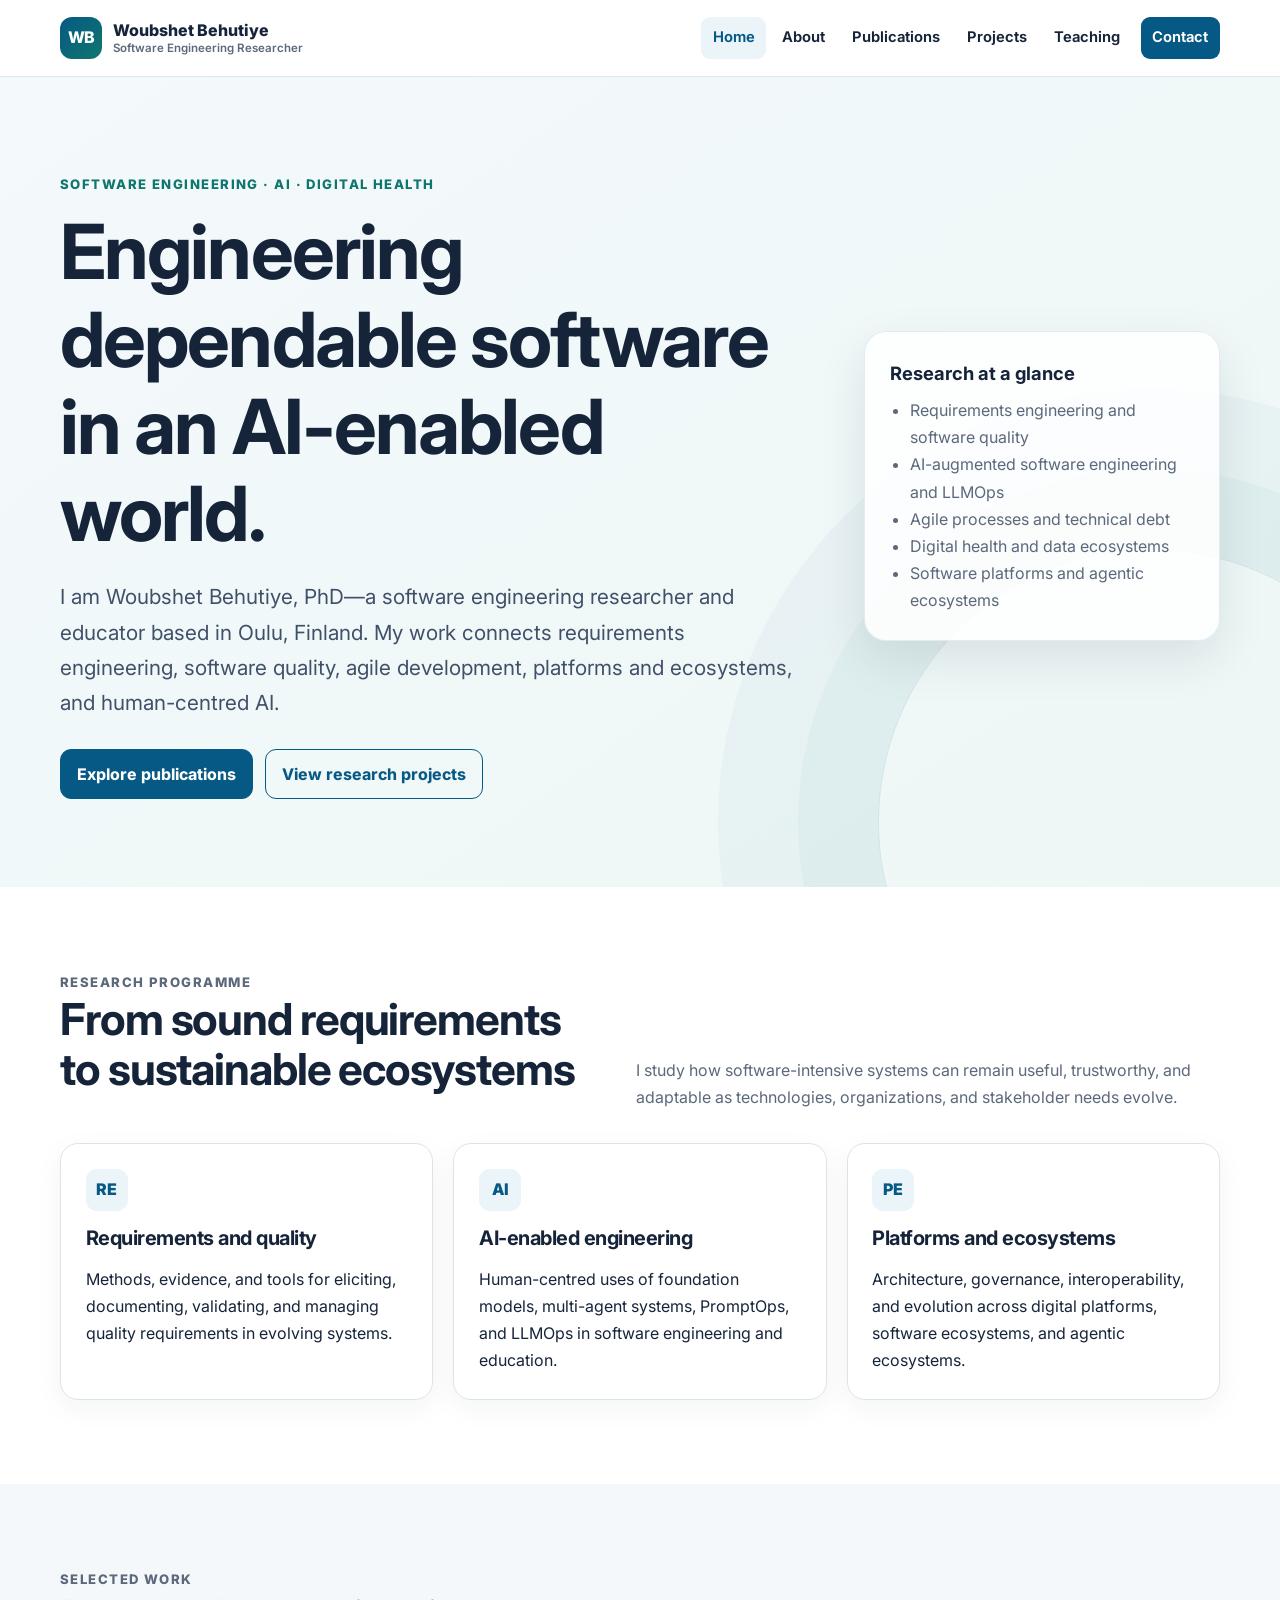
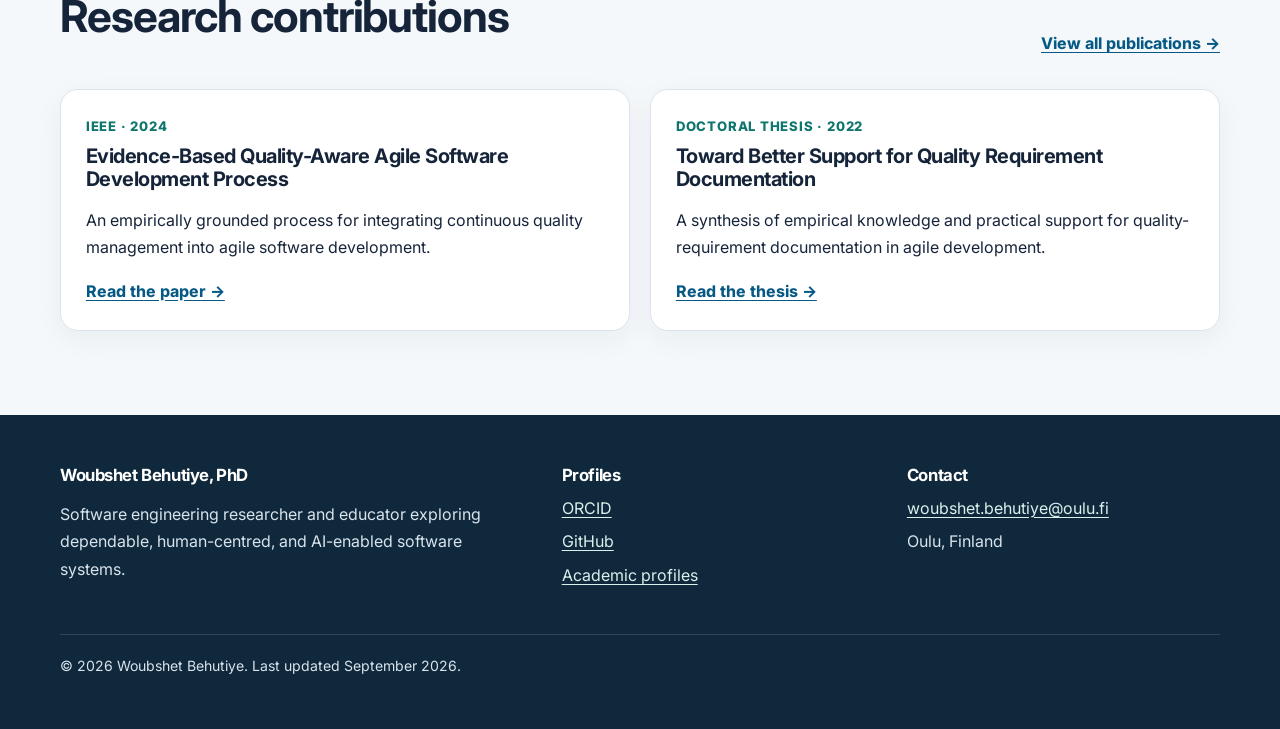
<file: index.html>
<!doctype html>
<html lang="en">
<head>
  <meta charset="utf-8">
  <meta name="viewport" content="width=device-width, initial-scale=1">
  <title>Woubshet Behutiye, PhD | Software Engineering Researcher</title>
  <meta name="description" content="Woubshet Behutiye is a software engineering researcher and educator working on requirements engineering, software quality, agile development, AI-enabled software engineering, digital health, and software ecosystems.">
  <link rel="canonical" href="https://habeshwoub.github.io/">
  <meta property="og:title" content="Woubshet Behutiye, PhD | Software Engineering Researcher">
  <meta property="og:description" content="Research in requirements engineering, software quality, agile development, AI-enabled software engineering, digital health, and software ecosystems.">
  <meta property="og:type" content="website">
  <meta property="og:url" content="https://habeshwoub.github.io/">
  <link rel="preconnect" href="https://fonts.googleapis.com">
  <link rel="preconnect" href="https://fonts.gstatic.com" crossorigin>
  <link href="https://fonts.googleapis.com/css2?family=Inter:wght@400;600;700;800&display=swap" rel="stylesheet">
  <link rel="stylesheet" href="assets/css/styles.css">
  <script type="application/ld+json">{"@context":"https://schema.org","@type":"Person","name":"Woubshet Behutiye","honorificSuffix":"PhD","url":"https://habeshwoub.github.io/","sameAs":["https://orcid.org/0000-0002-9015-9941","https://github.com/habeshwoub"]}</script>
</head>
<body>
  <a class="skip-link" href="#main">Skip to main content</a>
  <header class="site-header">
    <div class="container nav-wrap">
      <a class="brand" href="index.html" aria-label="Woubshet Behutiye, home"><span class="brand-mark">WB</span><span class="brand-text">Woubshet Behutiye<small>Software Engineering Researcher</small></span></a>
      <button class="menu-toggle" type="button" aria-expanded="false" aria-controls="site-navigation">Menu</button>
      <nav class="site-nav" id="site-navigation" aria-label="Primary navigation">
        <a href="index.html" aria-current="page">Home</a><a href="nav/about.html">About</a><a href="nav/Publications.html">Publications</a><a href="nav/projects.html">Projects</a><a href="nav/Teaching.html">Teaching</a><a href="nav/cn.html" class="nav-cta">Contact</a>
      </nav>
    </div>
  </header>

  <main id="main">
    <section class="hero">
      <div class="container hero-grid">
        <div>
          <p class="eyebrow">Software engineering · AI · Digital health</p>
          <h1>Engineering dependable software in an AI-enabled world.</h1>
          <p class="lead">I am Woubshet Behutiye, PhD—a software engineering researcher and educator based in Oulu, Finland. My work connects requirements engineering, software quality, agile development, platforms and ecosystems, and human-centred AI.</p>
          <div class="hero-actions"><a class="button" href="nav/Publications.html">Explore publications</a><a class="button secondary" href="nav/projects.html">View research projects</a></div>
        </div>
        <aside class="profile-card" aria-label="Research profile summary">
          <strong>Research at a glance</strong>
          <ul><li>Requirements engineering and software quality</li><li>AI-augmented software engineering and LLMOps</li><li>Agile processes and technical debt</li><li>Digital health and data ecosystems</li><li>Software platforms and agentic ecosystems</li></ul>
        </aside>
      </div>
    </section>

    <section class="section">
      <div class="container">
        <div class="section-heading"><div><p class="eyebrow">Research programme</p><h2>From sound requirements to sustainable ecosystems</h2></div><p>I study how software-intensive systems can remain useful, trustworthy, and adaptable as technologies, organizations, and stakeholder needs evolve.</p></div>
        <div class="grid-3">
          <article class="card"><span class="icon" aria-hidden="true">RE</span><h3>Requirements and quality</h3><p>Methods, evidence, and tools for eliciting, documenting, validating, and managing quality requirements in evolving systems.</p></article>
          <article class="card"><span class="icon" aria-hidden="true">AI</span><h3>AI-enabled engineering</h3><p>Human-centred uses of foundation models, multi-agent systems, PromptOps, and LLMOps in software engineering and education.</p></article>
          <article class="card"><span class="icon" aria-hidden="true">PE</span><h3>Platforms and ecosystems</h3><p>Architecture, governance, interoperability, and evolution across digital platforms, software ecosystems, and agentic ecosystems.</p></article>
        </div>
      </div>
    </section>

    <section class="section soft">
      <div class="container">
        <div class="section-heading"><div><p class="eyebrow">Selected work</p><h2>Research contributions</h2></div><a class="text-link" href="nav/Publications.html">View all publications →</a></div>
        <div class="grid-2">
          <article class="card"><p class="meta">IEEE · 2024</p><h3>Evidence-Based Quality-Aware Agile Software Development Process</h3><p>An empirically grounded process for integrating continuous quality management into agile software development.</p><a class="text-link" href="https://ieeexplore.ieee.org/document/10557611">Read the paper →</a></article>
          <article class="card"><p class="meta">Doctoral thesis · 2022</p><h3>Toward Better Support for Quality Requirement Documentation</h3><p>A synthesis of empirical knowledge and practical support for quality-requirement documentation in agile development.</p><a class="text-link" href="http://jultika.oulu.fi/files/isbn9789526234038.pdf">Read the thesis →</a></article>
        </div>
      </div>
    </section>
  </main>

  <footer class="site-footer"><div class="container"><div class="footer-grid"><div><h2>Woubshet Behutiye, PhD</h2><p>Software engineering researcher and educator exploring dependable, human-centred, and AI-enabled software systems.</p></div><div><h3>Profiles</h3><ul><li><a href="https://orcid.org/0000-0002-9015-9941">ORCID</a></li><li><a href="https://github.com/habeshwoub">GitHub</a></li><li><a href="nav/about.html#profiles">Academic profiles</a></li></ul></div><div><h3>Contact</h3><ul><li><a href="mailto:woubshet.behutiye@oulu.fi">woubshet.behutiye@oulu.fi</a></li><li>Oulu, Finland</li></ul></div></div><div class="footer-bottom">© <span data-year></span> Woubshet Behutiye. Last updated September 2026.</div></div></footer>
  <script src="assets/js/main.js" defer></script>
</body>
</html>
</file>
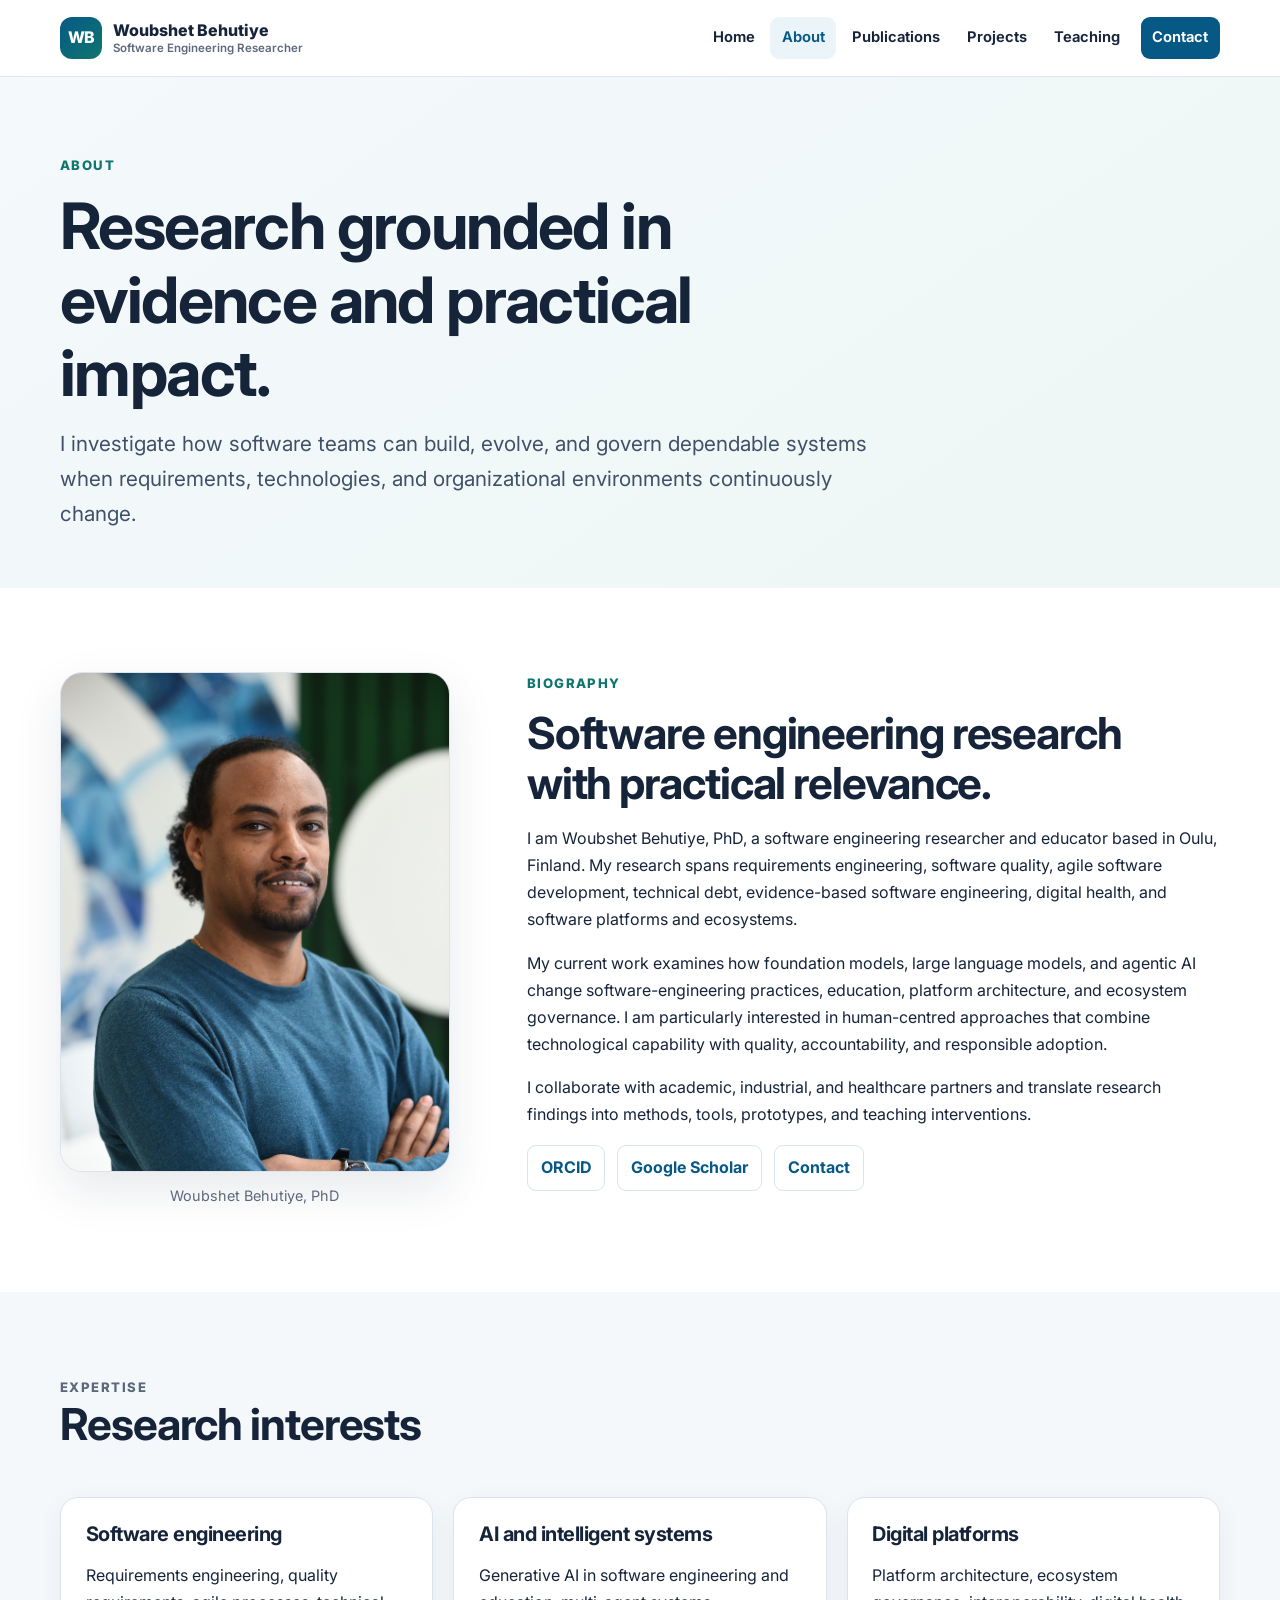
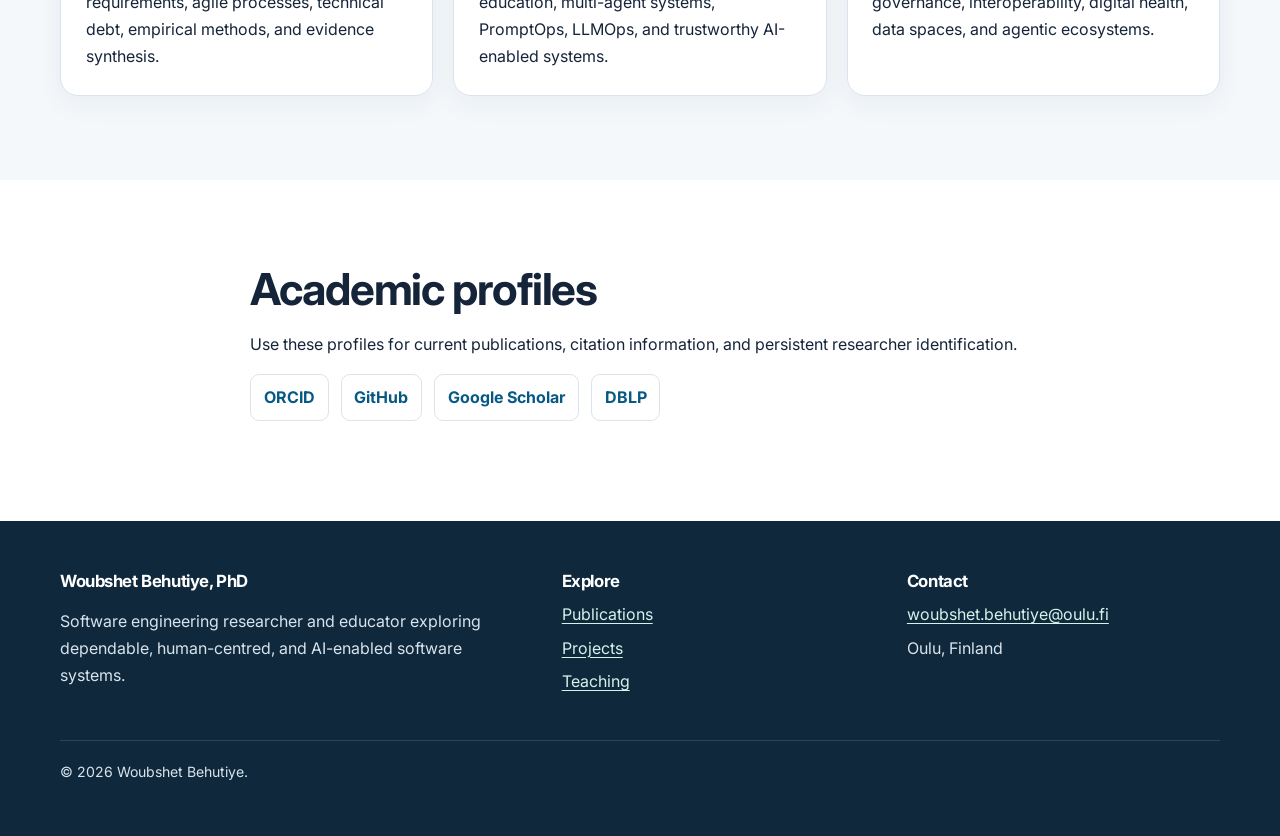
<file: nav/about.html>
<!doctype html>
<html lang="en"><head><meta charset="utf-8"><meta name="viewport" content="width=device-width, initial-scale=1"><title>About | Woubshet Behutiye</title><meta name="description" content="Biography, research interests, collaborations, and academic profiles of software engineering researcher Woubshet Behutiye."><link rel="canonical" href="https://habeshwoub.github.io/nav/about.html"><link rel="preconnect" href="https://fonts.googleapis.com"><link rel="preconnect" href="https://fonts.gstatic.com" crossorigin><link href="https://fonts.googleapis.com/css2?family=Inter:wght@400;600;700;800&display=swap" rel="stylesheet"><link rel="stylesheet" href="../assets/css/styles.css"></head>
<body><a class="skip-link" href="#main">Skip to main content</a><header class="site-header"><div class="container nav-wrap"><a class="brand" href="../index.html" aria-label="Woubshet Behutiye, home"><span class="brand-mark">WB</span><span class="brand-text">Woubshet Behutiye<small>Software Engineering Researcher</small></span></a><button class="menu-toggle" type="button" aria-expanded="false" aria-controls="site-navigation">Menu</button><nav class="site-nav" id="site-navigation" aria-label="Primary navigation"><a href="../index.html">Home</a><a href="about.html" aria-current="page">About</a><a href="Publications.html">Publications</a><a href="projects.html">Projects</a><a href="Teaching.html">Teaching</a><a href="cn.html" class="nav-cta">Contact</a></nav></div></header>
<main id="main"><section class="page-hero"><div class="container"><p class="eyebrow">About</p><h1>Research grounded in evidence and practical impact.</h1><p class="lead">I investigate how software teams can build, evolve, and govern dependable systems when requirements, technologies, and organizational environments continuously change.</p></div></section>
<section class="section"><div class="container about-intro"><figure class="portrait"><img src="../resources/WB.JPG" alt="Portrait placeholder for Woubshet Behutiye" width="400" height="500"><figcaption>Woubshet Behutiye, PhD</figcaption></figure><div class="about-copy"><p class="eyebrow">Biography</p><h2>Software engineering research with practical relevance.</h2><p>I am Woubshet Behutiye, PhD, a software engineering researcher and educator based in Oulu, Finland. My research spans requirements engineering, software quality, agile software development, technical debt, evidence-based software engineering, digital health, and software platforms and ecosystems.</p><p>My current work examines how foundation models, large language models, and agentic AI change software-engineering practices, education, platform architecture, and ecosystem governance. I am particularly interested in human-centred approaches that combine technological capability with quality, accountability, and responsible adoption.</p><p>I collaborate with academic, industrial, and healthcare partners and translate research findings into methods, tools, prototypes, and teaching interventions.</p><ul class="profile-links" aria-label="Selected academic profiles"><li><a href="https://orcid.org/0000-0002-9015-9941">ORCID</a></li><li><a href="https://scholar.google.com/scholar?q=Woubshet+Behutiye">Google Scholar</a></li><li><a href="cn.html">Contact</a></li></ul></div></div></section>
<section class="section soft"><div class="container"><div class="section-heading"><div><p class="eyebrow">Expertise</p><h2>Research interests</h2></div></div><div class="grid-3"><article class="card"><h3>Software engineering</h3><p>Requirements engineering, quality requirements, agile processes, technical debt, empirical methods, and evidence synthesis.</p></article><article class="card"><h3>AI and intelligent systems</h3><p>Generative AI in software engineering and education, multi-agent systems, PromptOps, LLMOps, and trustworthy AI-enabled systems.</p></article><article class="card"><h3>Digital platforms</h3><p>Platform architecture, ecosystem governance, interoperability, digital health, data spaces, and agentic ecosystems.</p></article></div></div></section>
<section class="section" id="profiles"><div class="narrow"><h2>Academic profiles</h2><p>Use these profiles for current publications, citation information, and persistent researcher identification.</p><ul class="profile-links"><li><a href="https://orcid.org/0000-0002-9015-9941">ORCID</a></li><li><a href="https://github.com/habeshwoub">GitHub</a></li><li><a href="https://scholar.google.com/scholar?q=Woubshet+Behutiye">Google Scholar</a></li><li><a href="https://dblp.org/search?q=Woubshet%20Behutiye">DBLP</a></li></ul></div></section></main>
<footer class="site-footer"><div class="container"><div class="footer-grid"><div><h2>Woubshet Behutiye, PhD</h2><p>Software engineering researcher and educator exploring dependable, human-centred, and AI-enabled software systems.</p></div><div><h3>Explore</h3><ul><li><a href="Publications.html">Publications</a></li><li><a href="projects.html">Projects</a></li><li><a href="Teaching.html">Teaching</a></li></ul></div><div><h3>Contact</h3><ul><li><a href="mailto:woubshet.behutiye@oulu.fi">woubshet.behutiye@oulu.fi</a></li><li>Oulu, Finland</li></ul></div></div><div class="footer-bottom">© <span data-year></span> Woubshet Behutiye.</div></div></footer><script src="../assets/js/main.js" defer></script></body></html>
</file>
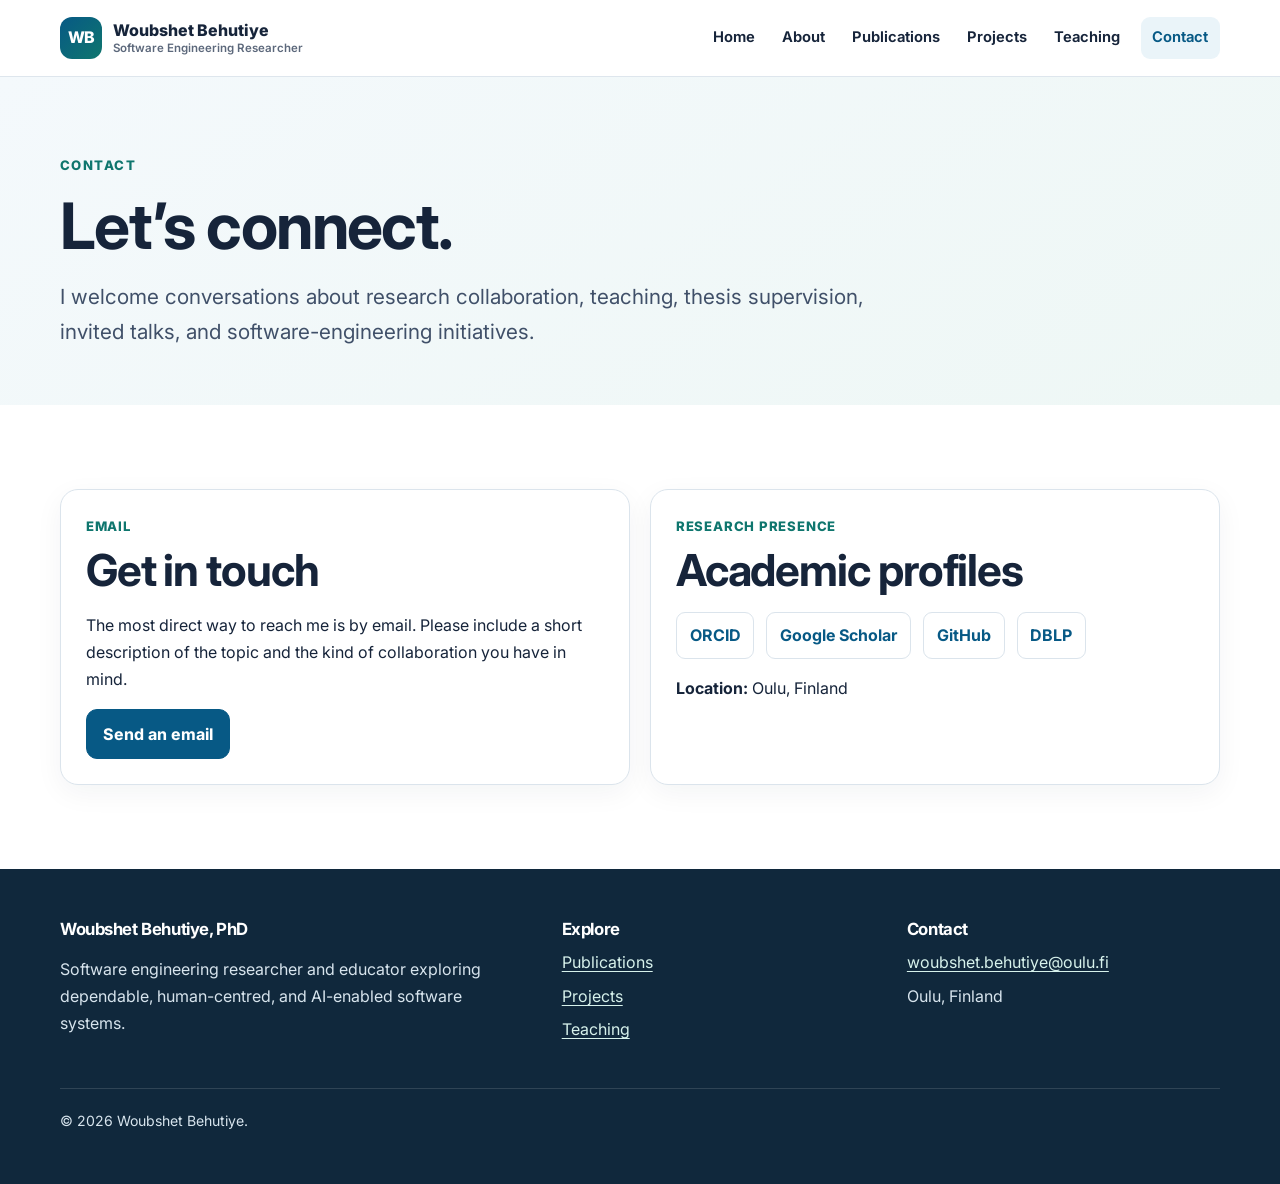
<file: nav/cn.html>
<!doctype html><html lang="en"><head><meta charset="utf-8"><meta name="viewport" content="width=device-width, initial-scale=1"><title>Contact | Woubshet Behutiye</title><meta name="description" content="Contact Woubshet Behutiye about research, teaching, thesis supervision, speaking, or software-engineering collaboration."><link rel="canonical" href="https://habeshwoub.github.io/nav/cn.html"><link rel="preconnect" href="https://fonts.googleapis.com"><link rel="preconnect" href="https://fonts.gstatic.com" crossorigin><link href="https://fonts.googleapis.com/css2?family=Inter:wght@400;600;700;800&display=swap" rel="stylesheet"><link rel="stylesheet" href="../assets/css/styles.css"></head>
<body><a class="skip-link" href="#main">Skip to main content</a><header class="site-header"><div class="container nav-wrap"><a class="brand" href="../index.html" aria-label="Woubshet Behutiye, home"><span class="brand-mark">WB</span><span class="brand-text">Woubshet Behutiye<small>Software Engineering Researcher</small></span></a><button class="menu-toggle" type="button" aria-expanded="false" aria-controls="site-navigation">Menu</button><nav class="site-nav" id="site-navigation" aria-label="Primary navigation"><a href="../index.html">Home</a><a href="about.html">About</a><a href="Publications.html">Publications</a><a href="projects.html">Projects</a><a href="Teaching.html">Teaching</a><a href="cn.html" class="nav-cta" aria-current="page">Contact</a></nav></div></header>
<main id="main"><section class="page-hero"><div class="container"><p class="eyebrow">Contact</p><h1>Let’s connect.</h1><p class="lead">I welcome conversations about research collaboration, teaching, thesis supervision, invited talks, and software-engineering initiatives.</p></div></section>
<section class="section"><div class="container grid-2"><article class="card"><p class="meta">Email</p><h2>Get in touch</h2><p>The most direct way to reach me is by email. Please include a short description of the topic and the kind of collaboration you have in mind.</p><a class="button" href="mailto:woubshet.behutiye@oulu.fi">Send an email</a></article><article class="card"><p class="meta">Research presence</p><h2>Academic profiles</h2><ul class="profile-links"><li><a href="https://orcid.org/0000-0002-9015-9941">ORCID</a></li><li><a href="https://scholar.google.com/scholar?q=Woubshet+Behutiye">Google Scholar</a></li><li><a href="https://github.com/habeshwoub">GitHub</a></li><li><a href="https://dblp.org/search?q=Woubshet%20Behutiye">DBLP</a></li></ul><p><strong>Location:</strong> Oulu, Finland</p></article></div></section></main>
<footer class="site-footer"><div class="container"><div class="footer-grid"><div><h2>Woubshet Behutiye, PhD</h2><p>Software engineering researcher and educator exploring dependable, human-centred, and AI-enabled software systems.</p></div><div><h3>Explore</h3><ul><li><a href="Publications.html">Publications</a></li><li><a href="projects.html">Projects</a></li><li><a href="Teaching.html">Teaching</a></li></ul></div><div><h3>Contact</h3><ul><li><a href="mailto:woubshet.behutiye@oulu.fi">woubshet.behutiye@oulu.fi</a></li><li>Oulu, Finland</li></ul></div></div><div class="footer-bottom">© <span data-year></span> Woubshet Behutiye.</div></div></footer><script src="../assets/js/main.js" defer></script></body></html>
</file>
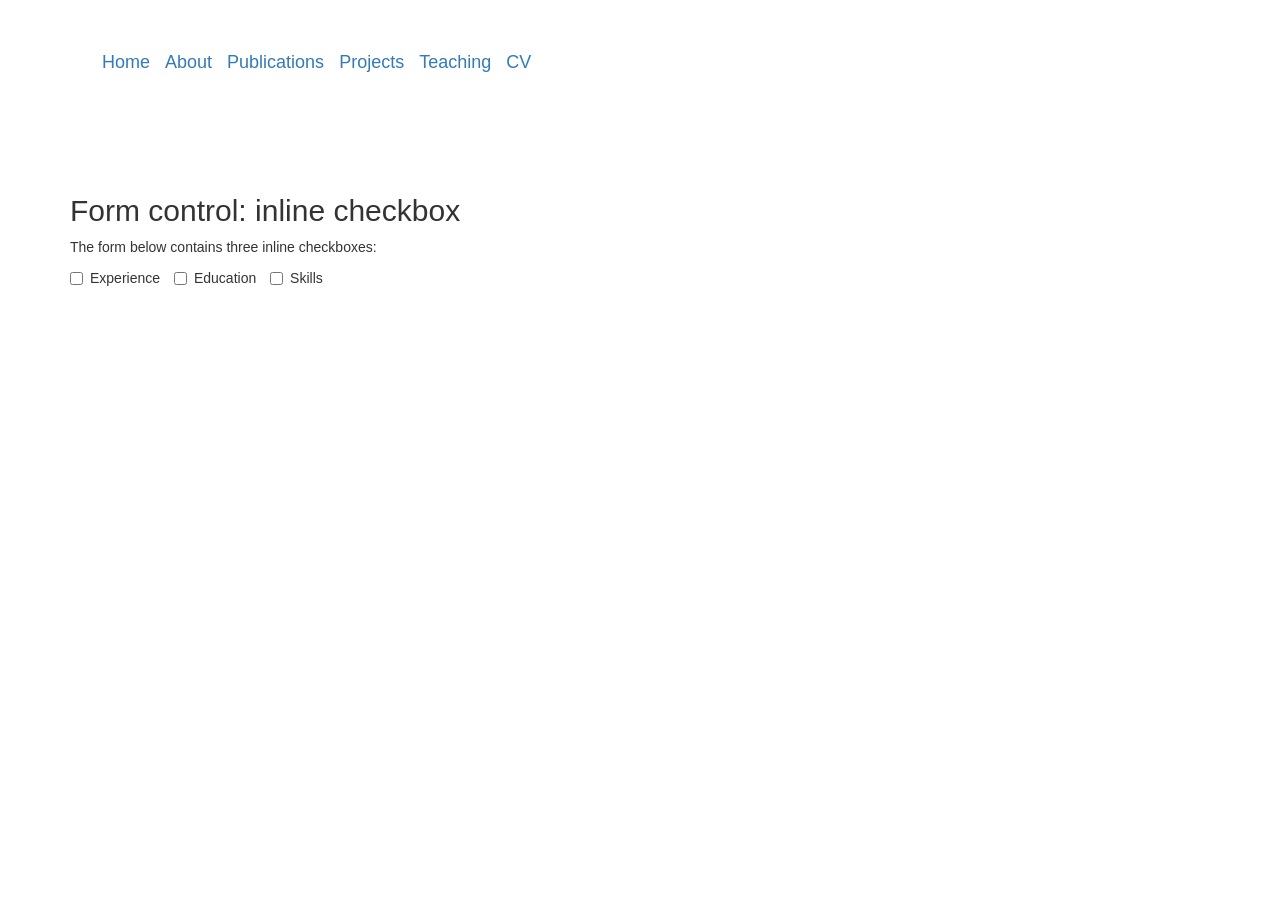
<file: nav/cv.html>
<!Doctype html>
<html lang="en">

<head>
    <title>Cv</title>
    <meta charset="utf-8">
    <meta name="viewport" content="width=device-width, initial-scale=1">
    <link rel="stylesheet" href="http://maxcdn.bootstrapcdn.com/bootstrap/3.3.6/css/bootstrap.min.css">
    <script src="https://ajax.googleapis.com/ajax/libs/jquery/1.12.2/jquery.min.js"></script>
    <script src="http://maxcdn.bootstrapcdn.com/bootstrap/3.3.6/js/bootstrap.min.js"></script>
</head>

<body>

    <div class="container">
        <br></br>
        <div class="container-fluid">
            <nav class="navbar navbar-expand- navbar-light bg-light justify-content-center ">
                <div class="container-fluid" id="navbarSupportedContent">
                    <ul class="nav navbar">
                        <li class="navbar-item"> <a class="navbar-brand" href="index.html">Home </a></li>
                        <li class="navbar-item">
                            <a class="navbar-brand" href="/nav/about.html">About</a></li>
                        <li class="navbar-item "><a class="navbar-brand " href="/nav/Publications.html ">Publications</a></li>
                        <li class="navbar-item "> <a class="navbar-brand " href="/nav/projects.html">Projects</a></li>
                        <li class="navbar-item "><a class="navbar-brand " href="/nav/Teaching.html "> Teaching </a></li>
                        <li class="navbar-item "><a class="navbar-brand " href="/nav/cv.html "> CV </a></li>

                    </ul>
                </div>

            </nav>
        </div>
        <br></br>
        <h2>Form control: inline checkbox</h2>
        <p>The form below contains three inline checkboxes:</p>
        <form role="form">
            <label class="checkbox-inline">
      <input type="checkbox" value="">Experience
    </label>
            <label class="checkbox-inline">
      <input type="checkbox" value="">Education
    </label>
            <label class="checkbox-inline">
      <input type="checkbox" value=""> Skills
    </label>
        </form>
    </div>

</body>

</html>
</file>
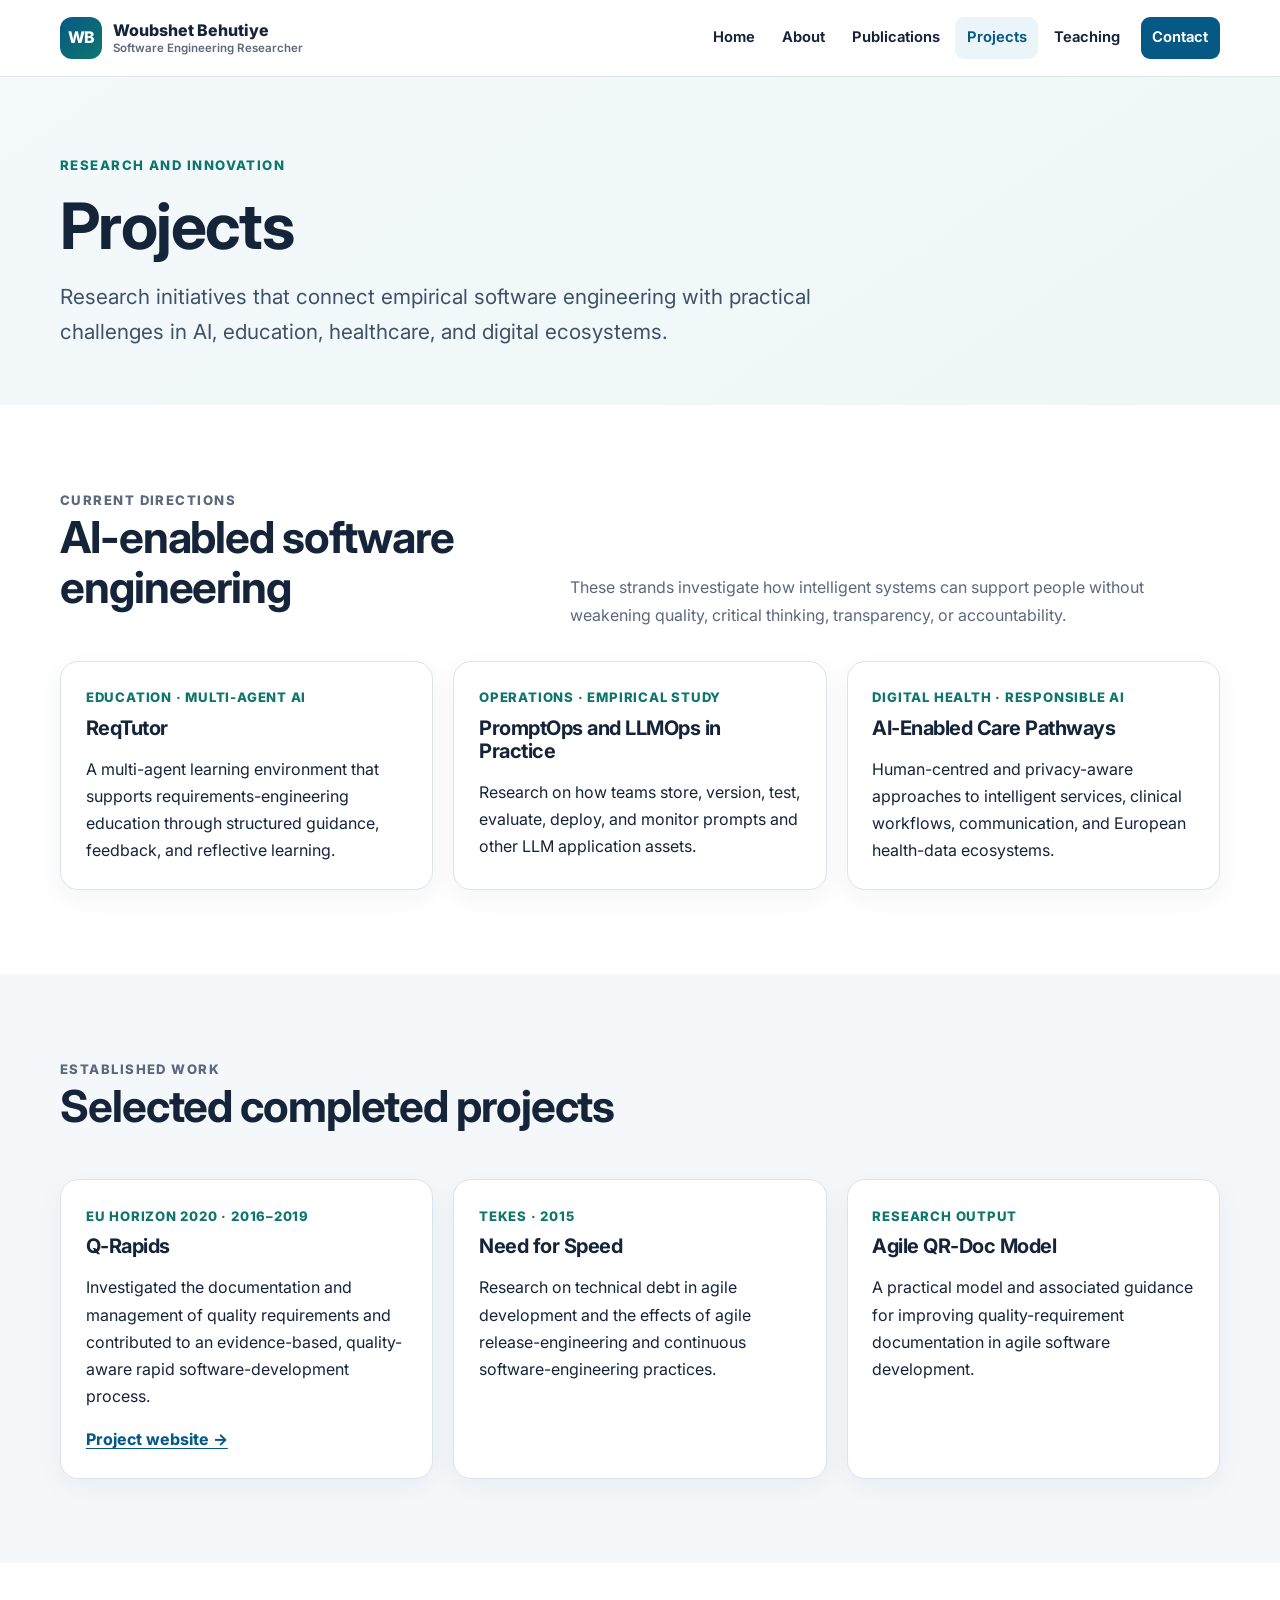
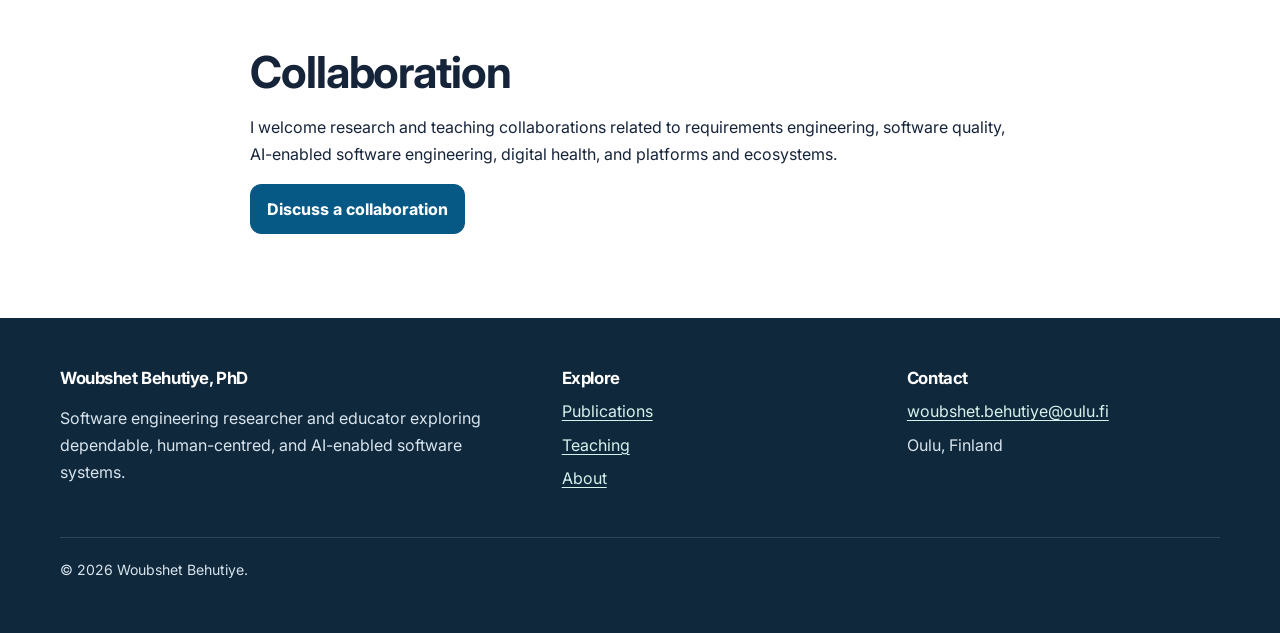
<file: nav/projects.html>
<!doctype html><html lang="en"><head><meta charset="utf-8"><meta name="viewport" content="width=device-width, initial-scale=1"><title>Research Projects | Woubshet Behutiye</title><meta name="description" content="Current and completed research projects by Woubshet Behutiye in AI-enabled software engineering, requirements engineering, digital health, and software ecosystems."><link rel="canonical" href="https://habeshwoub.github.io/nav/projects.html"><link rel="preconnect" href="https://fonts.googleapis.com"><link rel="preconnect" href="https://fonts.gstatic.com" crossorigin><link href="https://fonts.googleapis.com/css2?family=Inter:wght@400;600;700;800&display=swap" rel="stylesheet"><link rel="stylesheet" href="../assets/css/styles.css"></head>
<body><a class="skip-link" href="#main">Skip to main content</a><header class="site-header"><div class="container nav-wrap"><a class="brand" href="../index.html" aria-label="Woubshet Behutiye, home"><span class="brand-mark">WB</span><span class="brand-text">Woubshet Behutiye<small>Software Engineering Researcher</small></span></a><button class="menu-toggle" type="button" aria-expanded="false" aria-controls="site-navigation">Menu</button><nav class="site-nav" id="site-navigation" aria-label="Primary navigation"><a href="../index.html">Home</a><a href="about.html">About</a><a href="Publications.html">Publications</a><a href="projects.html" aria-current="page">Projects</a><a href="Teaching.html">Teaching</a><a href="cn.html" class="nav-cta">Contact</a></nav></div></header>
<main id="main"><section class="page-hero"><div class="container"><p class="eyebrow">Research and innovation</p><h1>Projects</h1><p class="lead">Research initiatives that connect empirical software engineering with practical challenges in AI, education, healthcare, and digital ecosystems.</p></div></section>
<section class="section"><div class="container"><div class="section-heading"><div><p class="eyebrow">Current directions</p><h2>AI-enabled software engineering</h2></div><p>These strands investigate how intelligent systems can support people without weakening quality, critical thinking, transparency, or accountability.</p></div><div class="grid-3"><article class="card"><p class="meta">Education · Multi-agent AI</p><h3>ReqTutor</h3><p>A multi-agent learning environment that supports requirements-engineering education through structured guidance, feedback, and reflective learning.</p></article><article class="card"><p class="meta">Operations · Empirical study</p><h3>PromptOps and LLMOps in Practice</h3><p>Research on how teams store, version, test, evaluate, deploy, and monitor prompts and other LLM application assets.</p></article><article class="card"><p class="meta">Digital health · Responsible AI</p><h3>AI-Enabled Care Pathways</h3><p>Human-centred and privacy-aware approaches to intelligent services, clinical workflows, communication, and European health-data ecosystems.</p></article></div></div></section>
<section class="section soft"><div class="container"><div class="section-heading"><div><p class="eyebrow">Established work</p><h2>Selected completed projects</h2></div></div><div class="grid-3"><article class="card"><p class="meta">EU Horizon 2020 · 2016–2019</p><h3>Q-Rapids</h3><p>Investigated the documentation and management of quality requirements and contributed to an evidence-based, quality-aware rapid software-development process.</p><a class="text-link" href="https://www.q-rapids.eu/">Project website →</a></article><article class="card"><p class="meta">TEKES · 2015</p><h3>Need for Speed</h3><p>Research on technical debt in agile development and the effects of agile release-engineering and continuous software-engineering practices.</p></article><article class="card"><p class="meta">Research output</p><h3>Agile QR-Doc Model</h3><p>A practical model and associated guidance for improving quality-requirement documentation in agile software development.</p></article></div></div></section>
<section class="section"><div class="narrow"><h2>Collaboration</h2><p>I welcome research and teaching collaborations related to requirements engineering, software quality, AI-enabled software engineering, digital health, and platforms and ecosystems.</p><a class="button" href="cn.html">Discuss a collaboration</a></div></section></main>
<footer class="site-footer"><div class="container"><div class="footer-grid"><div><h2>Woubshet Behutiye, PhD</h2><p>Software engineering researcher and educator exploring dependable, human-centred, and AI-enabled software systems.</p></div><div><h3>Explore</h3><ul><li><a href="Publications.html">Publications</a></li><li><a href="Teaching.html">Teaching</a></li><li><a href="about.html">About</a></li></ul></div><div><h3>Contact</h3><ul><li><a href="mailto:woubshet.behutiye@oulu.fi">woubshet.behutiye@oulu.fi</a></li><li>Oulu, Finland</li></ul></div></div><div class="footer-bottom">© <span data-year></span> Woubshet Behutiye.</div></div></footer><script src="../assets/js/main.js" defer></script></body></html>
</file>
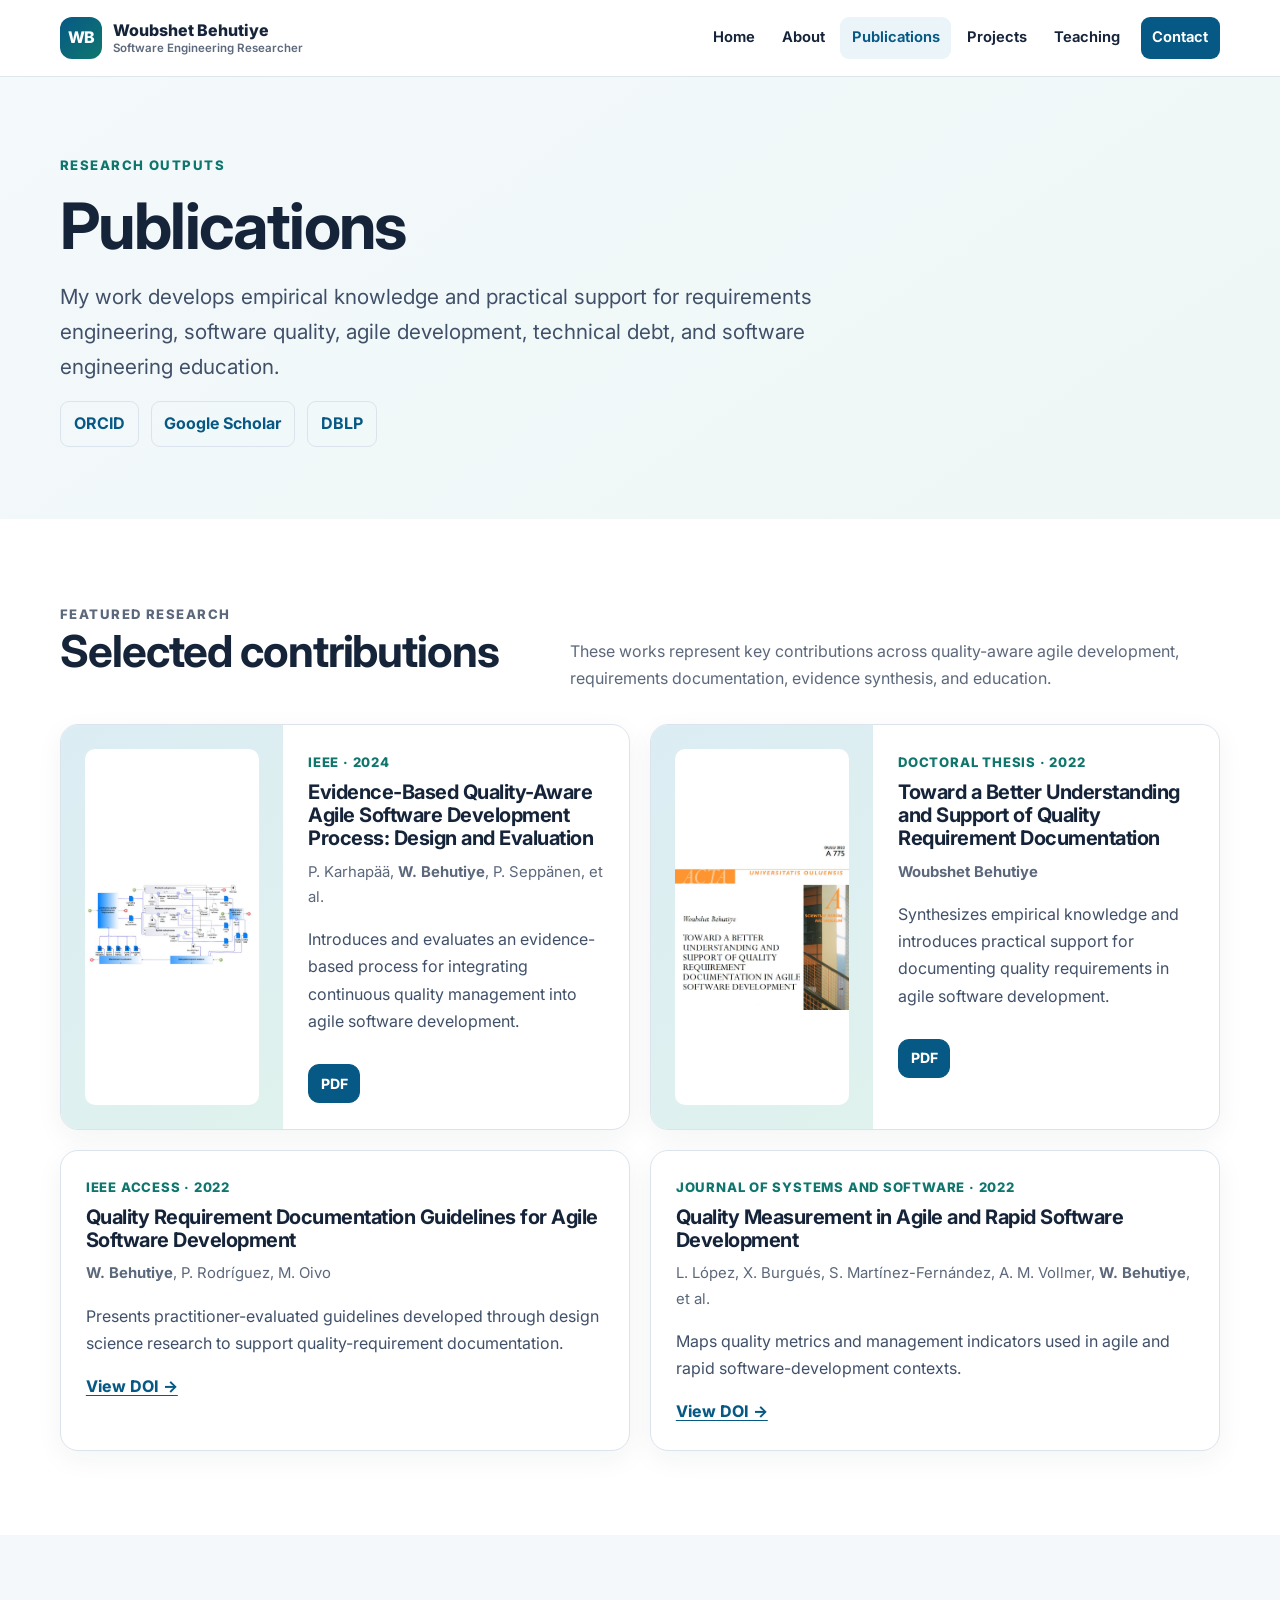
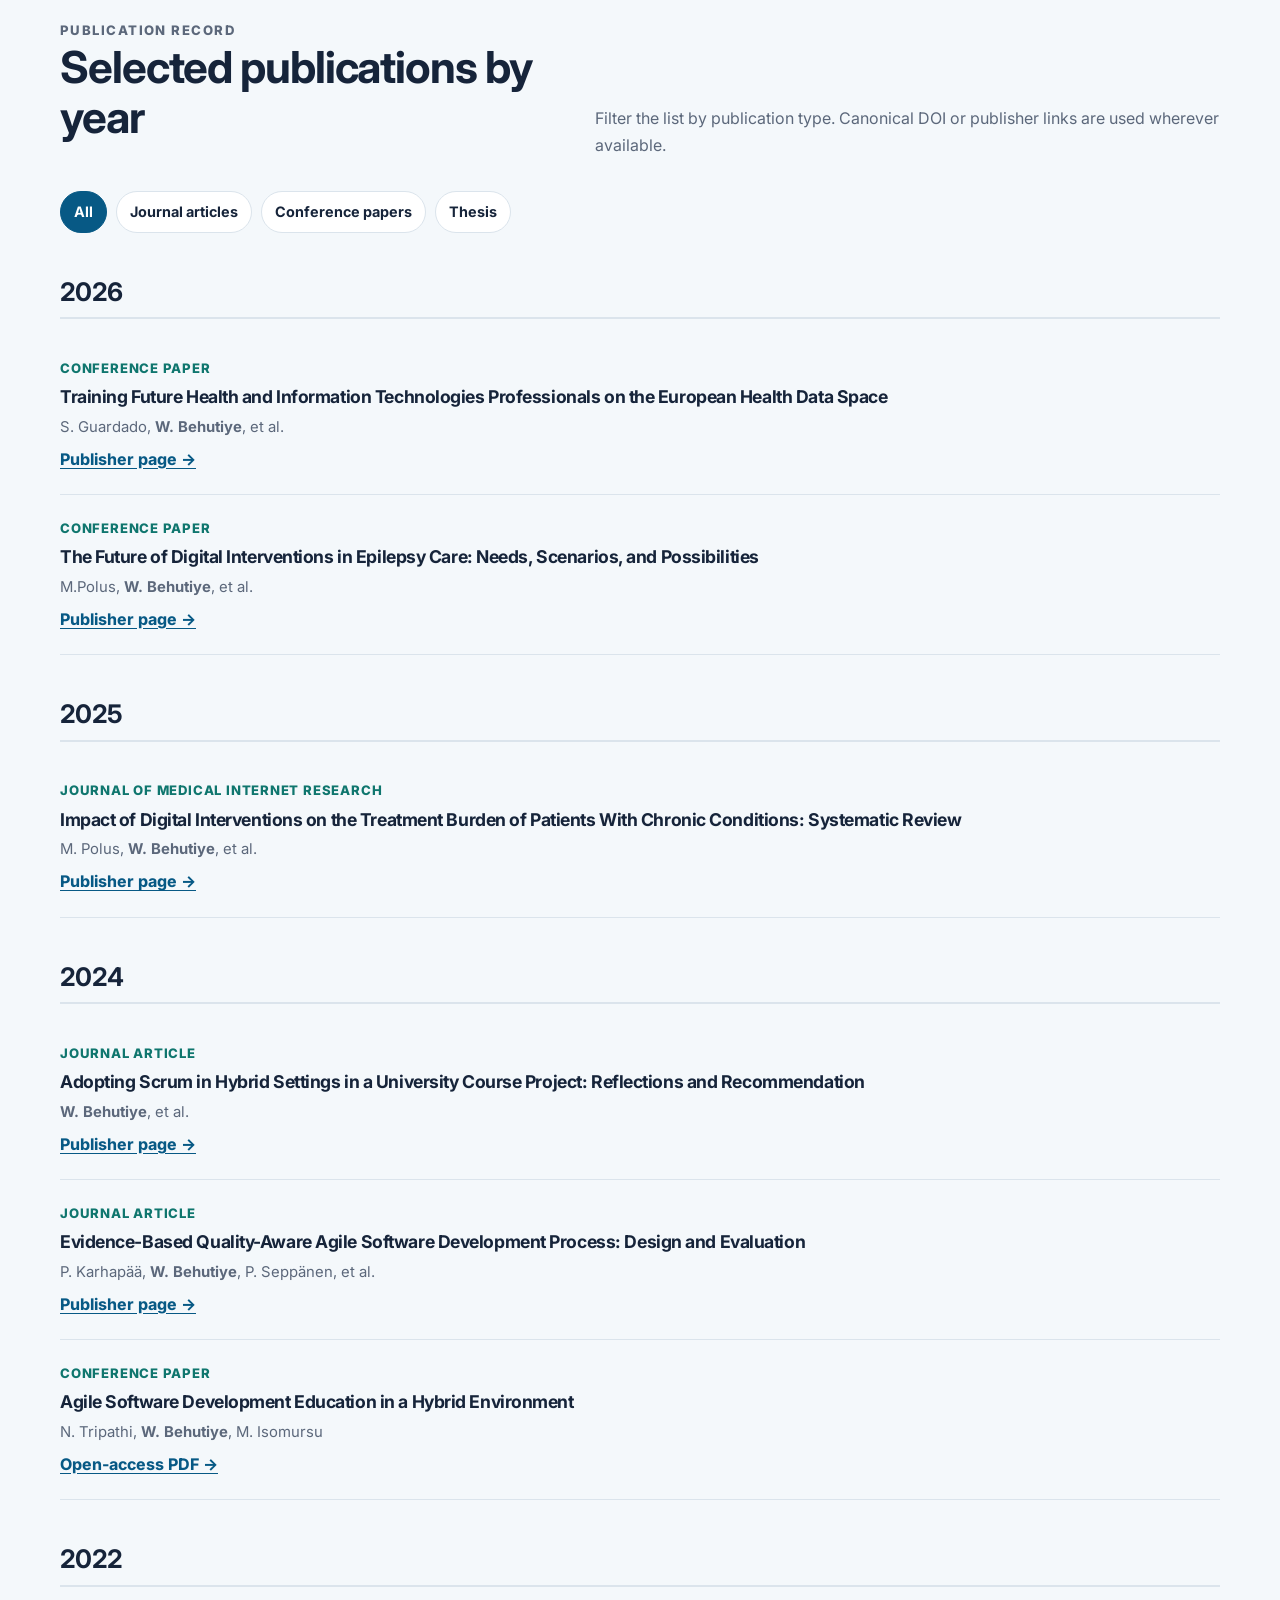
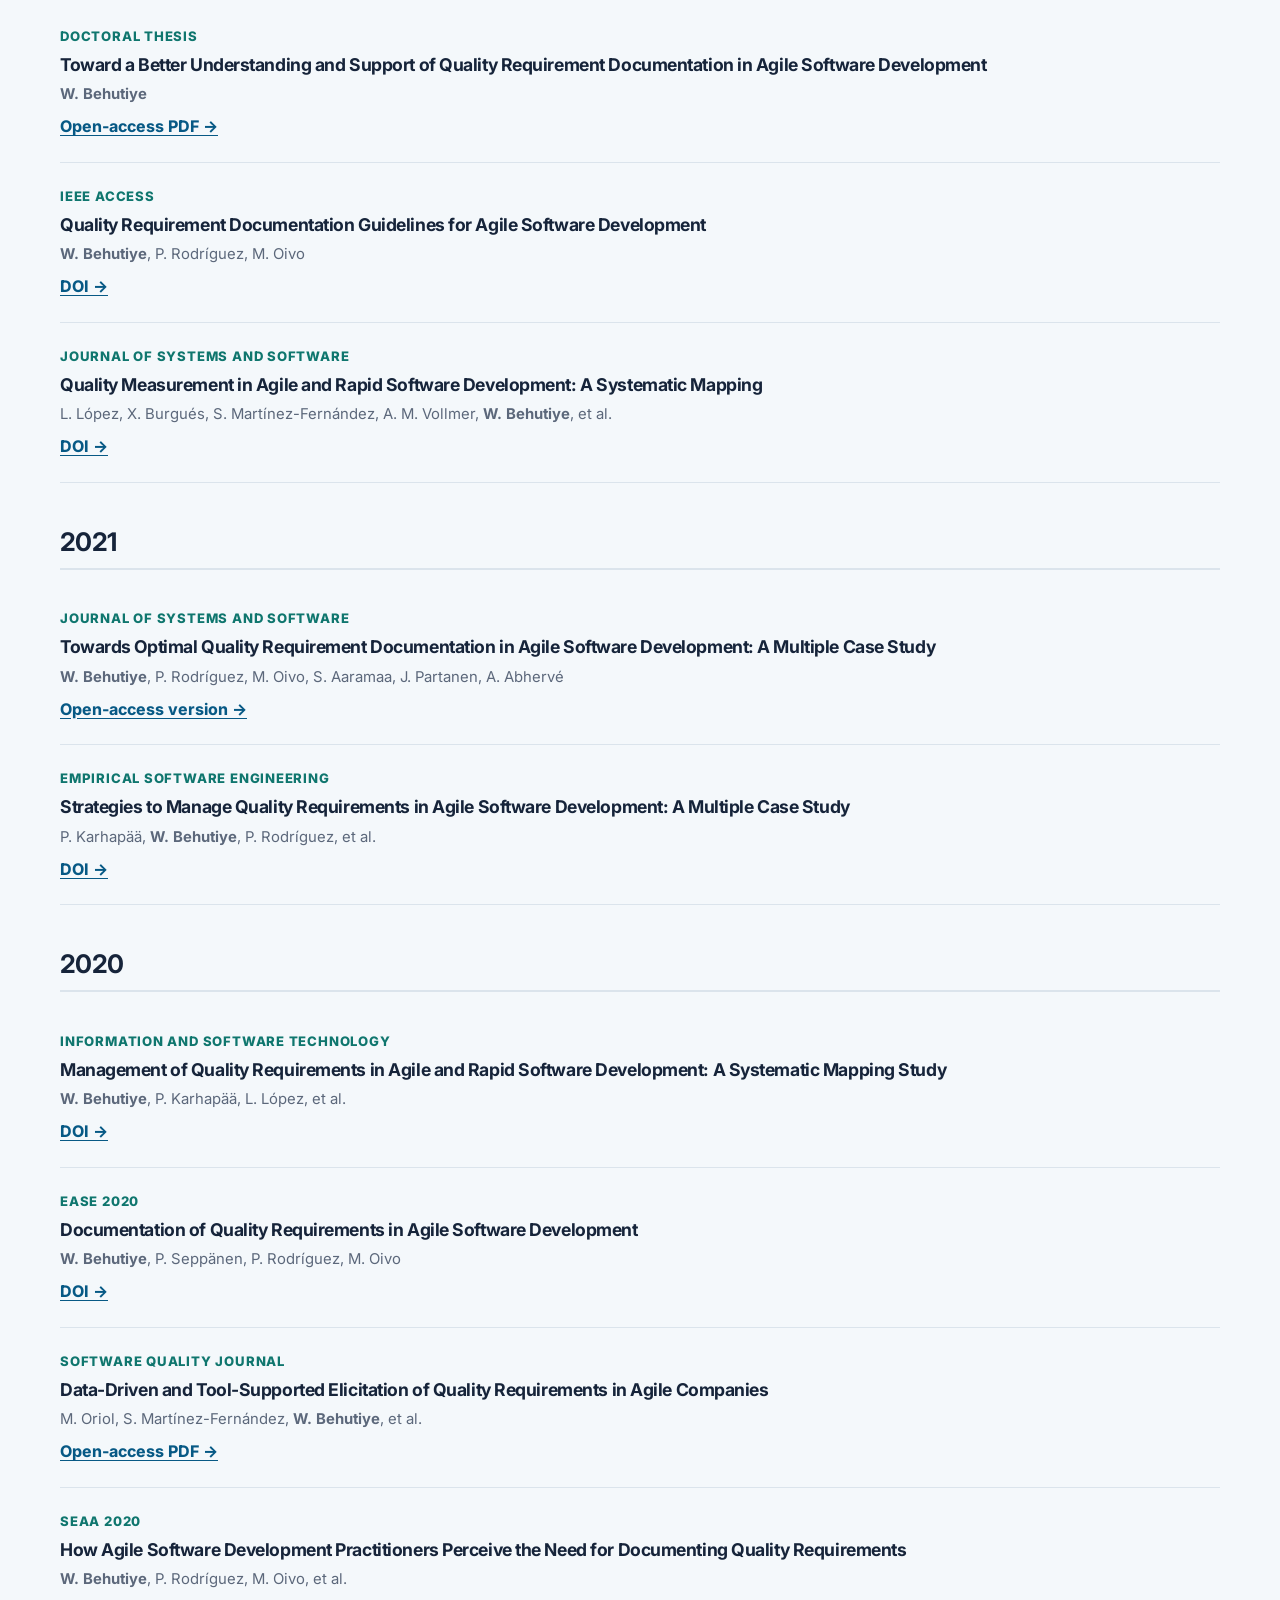
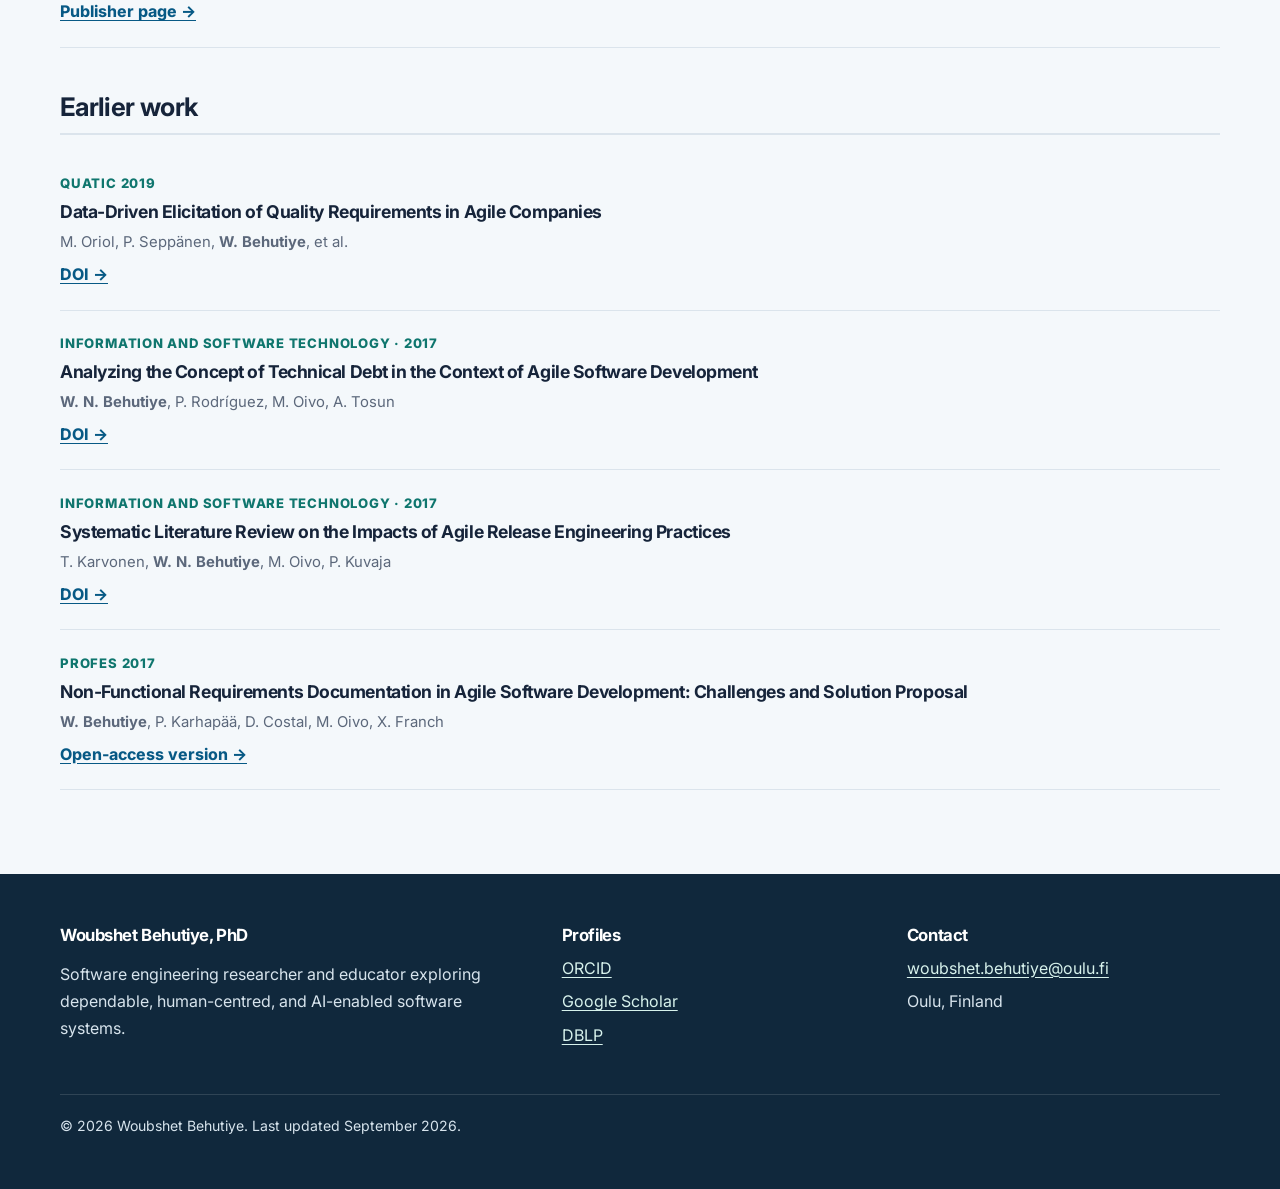
<file: nav/Publications.html>
<!doctype html>
<html lang="en">
<head>
  <meta charset="utf-8"><meta name="viewport" content="width=device-width, initial-scale=1">
  <title>Publications | Woubshet Behutiye</title>
  <meta name="description" content="Selected journal articles, conference papers, and doctoral research by Woubshet Behutiye in requirements engineering, agile development, software quality, and technical debt.">
  <link rel="canonical" href="https://habeshwoub.github.io/nav/Publications.html">
  <meta property="og:title" content="Publications | Woubshet Behutiye"><meta property="og:description" content="Research publications in requirements engineering, software quality, agile development, and software engineering education."><meta property="og:type" content="website">
  <link rel="preconnect" href="https://fonts.googleapis.com"><link rel="preconnect" href="https://fonts.gstatic.com" crossorigin><link href="https://fonts.googleapis.com/css2?family=Inter:wght@400;600;700;800&display=swap" rel="stylesheet"><link rel="stylesheet" href="../assets/css/styles.css">
</head>
<body>
  <a class="skip-link" href="#main">Skip to main content</a>
  <header class="site-header"><div class="container nav-wrap"><a class="brand" href="../index.html" aria-label="Woubshet Behutiye, home"><span class="brand-mark">WB</span><span class="brand-text">Woubshet Behutiye<small>Software Engineering Researcher</small></span></a><button class="menu-toggle" type="button" aria-expanded="false" aria-controls="site-navigation">Menu</button><nav class="site-nav" id="site-navigation" aria-label="Primary navigation"><a href="../index.html">Home</a><a href="about.html">About</a><a href="Publications.html" aria-current="page">Publications</a><a href="projects.html">Projects</a><a href="Teaching.html">Teaching</a><a href="cn.html" class="nav-cta">Contact</a></nav></div></header>

  <main id="main">
    <section class="page-hero"><div class="container"><p class="eyebrow">Research outputs</p><h1>Publications</h1><p class="lead">My work develops empirical knowledge and practical support for requirements engineering, software quality, agile development, technical debt, and software engineering education.</p><ul class="profile-links"><li><a href="https://orcid.org/0000-0002-9015-9941">ORCID</a></li><li><a href="https://scholar.google.com/scholar?q=Woubshet+Behutiye">Google Scholar</a></li><li><a href="https://dblp.org/search?q=Woubshet%20Behutiye">DBLP</a></li></ul></div></section>

    <section class="section"><div class="container"><div class="section-heading"><div><p class="eyebrow">Featured research</p><h2>Selected contributions</h2></div><p>These works represent key contributions across quality-aware agile development, requirements documentation, evidence synthesis, and education.</p></div>
      <div class="grid-2">
        <article class="card publication-card"><div class="publication-visual"><img src="../resources/J14.png" alt="Process model showing continuous quality monitoring and improvement in agile development" loading="lazy"></div><div class="publication-body"><p class="meta">IEEE · 2024</p><h3>Evidence-Based Quality-Aware Agile Software Development Process: Design and Evaluation</h3><p class="authors">P. Karhapää, <strong>W. Behutiye</strong>, P. Seppänen, et al.</p><p class="summary">Introduces and evaluates an evidence-based process for integrating continuous quality management into agile software development.</p><div class="link-row"><a class="button small" href="https://ieeexplore.ieee.org/stamp/stamp.jsp?tp=&arnumber=10557611">PDF</a></div></div></article>
        <article class="card publication-card"><div class="publication-visual"><img src="../resources/T1.jpg" alt="Cover of doctoral thesis on quality requirement documentation in agile software development" loading="lazy"></div><div class="publication-body"><p class="meta">Doctoral thesis · 2022</p><h3>Toward a Better Understanding and Support of Quality Requirement Documentation</h3><p class="authors"><strong>Woubshet Behutiye</strong></p><p class="summary">Synthesizes empirical knowledge and introduces practical support for documenting quality requirements in agile software development.</p><div class="link-row"><a class="button small" href="http://jultika.oulu.fi/files/isbn9789526234038.pdf">PDF</a></div></div></article>
        <article class="card"><p class="meta">IEEE Access · 2022</p><h3>Quality Requirement Documentation Guidelines for Agile Software Development</h3><p class="authors"><strong>W. Behutiye</strong>, P. Rodríguez, M. Oivo</p><p class="summary">Presents practitioner-evaluated guidelines developed through design science research to support quality-requirement documentation.</p><a class="text-link" href="https://doi.org/10.1109/ACCESS.2022.3187106">View DOI →</a></article>
        <article class="card"><p class="meta">Journal of Systems and Software · 2022</p><h3>Quality Measurement in Agile and Rapid Software Development</h3><p class="authors">L. López, X. Burgués, S. Martínez-Fernández, A. M. Vollmer, <strong>W. Behutiye</strong>, et al.</p><p class="summary">Maps quality metrics and management indicators used in agile and rapid software-development contexts.</p><a class="text-link" href="https://doi.org/10.1016/j.jss.2021.111187">View DOI →</a></article>
      </div>
    </div></section>

    <section class="section soft"><div class="container"><div class="section-heading"><div><p class="eyebrow">Publication record</p><h2>Selected publications by year</h2></div><p>Filter the list by publication type. Canonical DOI or publisher links are used wherever available.</p></div>
      <div class="filters" aria-label="Filter publications"><button class="filter-button active" type="button" data-filter="all">All</button><button class="filter-button" type="button" data-filter="journal">Journal articles</button><button class="filter-button" type="button" data-filter="conference">Conference papers</button><button class="filter-button" type="button" data-filter="thesis">Thesis</button></div>

       <section class="year-group" aria-labelledby="year-2026"><h2 id="year-2026">2026</h2><ol class="publication-list">
        <li class="publication-item" data-type="conference"><p class="meta">Conference paper</p><h3>Training Future Health and Information Technologies Professionals on the European Health Data Space</h3><p class="authors">S. Guardado, <strong>W. Behutiye</strong>, et al.</p><a class="text-link" href="https://ebooks.iospress.nl/doi/10.3233/SHTI260649">Publisher page →</a></li>
         <li class="publication-item" data-type="conference"><p class="meta">Conference paper</p><h3>The Future of Digital Interventions in Epilepsy Care: Needs, Scenarios, and Possibilities</h3><p class="authors">M.Polus, <strong>W. Behutiye</strong>, et al.</p><a class="text-link" href="">Publisher page →</a></li>
        
        
      </ol></section>
       <section class="year-group" aria-labelledby="year-2026"><h2 id="year-2025">2025</h2><ol class="publication-list">
        <li class="publication-item" data-type="journal"><p class="meta">Journal of Medical Internet Research</p><h3>Impact of Digital Interventions on the Treatment Burden of Patients With Chronic Conditions: Systematic Review</h3><p class="authors">M. Polus, <strong>W. Behutiye</strong>, et al.</p><a class="text-link" href="https://www.jmir.org/2025/1/e66874/">Publisher page →</a></li>
        
      </ol></section>

      <section class="year-group" aria-labelledby="year-2024"><h2 id="year-2024">2024</h2><ol class="publication-list">
        <li class="publication-item" data-type="journal"><p class="meta">Journal article</p><h3>Adopting Scrum in Hybrid Settings in a University Course Project: Reflections and Recommendation</h3><p class="authors"><strong>W. Behutiye</strong>, et al.</p><a class="text-link" href="https://ieeexplore.ieee.org/document/10613761">Publisher page →</a></li>
        <li class="publication-item" data-type="journal"><p class="meta">Journal article</p><h3>Evidence-Based Quality-Aware Agile Software Development Process: Design and Evaluation</h3><p class="authors">P. Karhapää, <strong>W. Behutiye</strong>, P. Seppänen, et al.</p><a class="text-link" href="https://ieeexplore.ieee.org/document/10557611">Publisher page →</a></li>
        <li class="publication-item" data-type="conference"><p class="meta">Conference paper</p><h3>Agile Software Development Education in a Hybrid Environment</h3><p class="authors">N. Tripathi, <strong>W. Behutiye</strong>, M. Isomursu</p><a class="text-link" href="https://oulurepo.oulu.fi/bitstream/handle/10024/52516/nbnfioulu-202411016561.pdf?sequence=-1">Open-access PDF →</a></li>
      </ol></section>

      <section class="year-group" aria-labelledby="year-2022"><h2 id="year-2022">2022</h2><ol class="publication-list">
        <li class="publication-item" data-type="thesis"><p class="meta">Doctoral thesis</p><h3>Toward a Better Understanding and Support of Quality Requirement Documentation in Agile Software Development</h3><p class="authors"><strong>W. Behutiye</strong></p><a class="text-link" href="http://jultika.oulu.fi/files/isbn9789526234038.pdf">Open-access PDF →</a></li>
        <li class="publication-item" data-type="journal"><p class="meta">IEEE Access</p><h3>Quality Requirement Documentation Guidelines for Agile Software Development</h3><p class="authors"><strong>W. Behutiye</strong>, P. Rodríguez, M. Oivo</p><a class="text-link" href="https://doi.org/10.1109/ACCESS.2022.3187106">DOI →</a></li>
        <li class="publication-item" data-type="journal"><p class="meta">Journal of Systems and Software</p><h3>Quality Measurement in Agile and Rapid Software Development: A Systematic Mapping</h3><p class="authors">L. López, X. Burgués, S. Martínez-Fernández, A. M. Vollmer, <strong>W. Behutiye</strong>, et al.</p><a class="text-link" href="https://doi.org/10.1016/j.jss.2021.111187">DOI →</a></li>
      </ol></section>

      <section class="year-group" aria-labelledby="year-2021"><h2 id="year-2021">2021</h2><ol class="publication-list">
        <li class="publication-item" data-type="journal"><p class="meta">Journal of Systems and Software</p><h3>Towards Optimal Quality Requirement Documentation in Agile Software Development: A Multiple Case Study</h3><p class="authors"><strong>W. Behutiye</strong>, P. Rodríguez, M. Oivo, S. Aaramaa, J. Partanen, A. Abhervé</p><a class="text-link" href="https://arxiv.org/abs/2110.01921">Open-access version →</a></li>
        <li class="publication-item" data-type="journal"><p class="meta">Empirical Software Engineering</p><h3>Strategies to Manage Quality Requirements in Agile Software Development: A Multiple Case Study</h3><p class="authors">P. Karhapää, <strong>W. Behutiye</strong>, P. Rodríguez, et al.</p><a class="text-link" href="https://doi.org/10.1007/s10664-020-09903-x">DOI →</a></li>
      </ol></section>

      <section class="year-group" aria-labelledby="year-2020"><h2 id="year-2020">2020</h2><ol class="publication-list">
        <li class="publication-item" data-type="journal"><p class="meta">Information and Software Technology</p><h3>Management of Quality Requirements in Agile and Rapid Software Development: A Systematic Mapping Study</h3><p class="authors"><strong>W. Behutiye</strong>, P. Karhapää, L. López, et al.</p><a class="text-link" href="https://doi.org/10.1016/j.infsof.2019.106225">DOI →</a></li>
        <li class="publication-item" data-type="conference"><p class="meta">EASE 2020</p><h3>Documentation of Quality Requirements in Agile Software Development</h3><p class="authors"><strong>W. Behutiye</strong>, P. Seppänen, P. Rodríguez, M. Oivo</p><a class="text-link" href="https://doi.org/10.1145/3383219.3383245">DOI →</a></li>
        <li class="publication-item" data-type="journal"><p class="meta">Software Quality Journal</p><h3>Data-Driven and Tool-Supported Elicitation of Quality Requirements in Agile Companies</h3><p class="authors">M. Oriol, S. Martínez-Fernández, <strong>W. Behutiye</strong>, et al.</p><a class="text-link" href="http://jultika.oulu.fi/files/nbnfi-fe2020111891001.pdf">Open-access PDF →</a></li>
        <li class="publication-item" data-type="conference"><p class="meta">SEAA 2020</p><h3>How Agile Software Development Practitioners Perceive the Need for Documenting Quality Requirements</h3><p class="authors"><strong>W. Behutiye</strong>, P. Rodríguez, M. Oivo, et al.</p><a class="text-link" href="https://ieeexplore.ieee.org/document/9226305">Publisher page →</a></li>
      </ol></section>

      <section class="year-group" aria-labelledby="year-earlier"><h2 id="year-earlier">Earlier work</h2><ol class="publication-list">
        <li class="publication-item" data-type="conference"><p class="meta">QUATIC 2019</p><h3>Data-Driven Elicitation of Quality Requirements in Agile Companies</h3><p class="authors">M. Oriol, P. Seppänen, <strong>W. Behutiye</strong>, et al.</p><a class="text-link" href="https://doi.org/10.1007/978-3-030-29238-6_4">DOI →</a></li>
        <li class="publication-item" data-type="journal"><p class="meta">Information and Software Technology · 2017</p><h3>Analyzing the Concept of Technical Debt in the Context of Agile Software Development</h3><p class="authors"><strong>W. N. Behutiye</strong>, P. Rodríguez, M. Oivo, A. Tosun</p><a class="text-link" href="https://doi.org/10.1016/j.infsof.2016.10.004">DOI →</a></li>
        <li class="publication-item" data-type="journal"><p class="meta">Information and Software Technology · 2017</p><h3>Systematic Literature Review on the Impacts of Agile Release Engineering Practices</h3><p class="authors">T. Karvonen, <strong>W. N. Behutiye</strong>, M. Oivo, P. Kuvaja</p><a class="text-link" href="https://doi.org/10.1016/j.infsof.2017.01.009">DOI →</a></li>
        <li class="publication-item" data-type="conference"><p class="meta">PROFES 2017</p><h3>Non-Functional Requirements Documentation in Agile Software Development: Challenges and Solution Proposal</h3><p class="authors"><strong>W. Behutiye</strong>, P. Karhapää, D. Costal, M. Oivo, X. Franch</p><a class="text-link" href="https://arxiv.org/abs/1711.08894">Open-access version →</a></li>
      </ol></section>
    </div></section>
  </main>

  <footer class="site-footer"><div class="container"><div class="footer-grid"><div><h2>Woubshet Behutiye, PhD</h2><p>Software engineering researcher and educator exploring dependable, human-centred, and AI-enabled software systems.</p></div><div><h3>Profiles</h3><ul><li><a href="https://orcid.org/0000-0002-9015-9941">ORCID</a></li><li><a href="https://scholar.google.com/scholar?q=Woubshet+Behutiye">Google Scholar</a></li><li><a href="https://dblp.org/search?q=Woubshet%20Behutiye">DBLP</a></li></ul></div><div><h3>Contact</h3><ul><li><a href="mailto:woubshet.behutiye@oulu.fi">woubshet.behutiye@oulu.fi</a></li><li>Oulu, Finland</li></ul></div></div><div class="footer-bottom">© <span data-year></span> Woubshet Behutiye. Last updated September 2026.</div></div></footer><script src="../assets/js/main.js" defer></script>
</body></html>
</file>
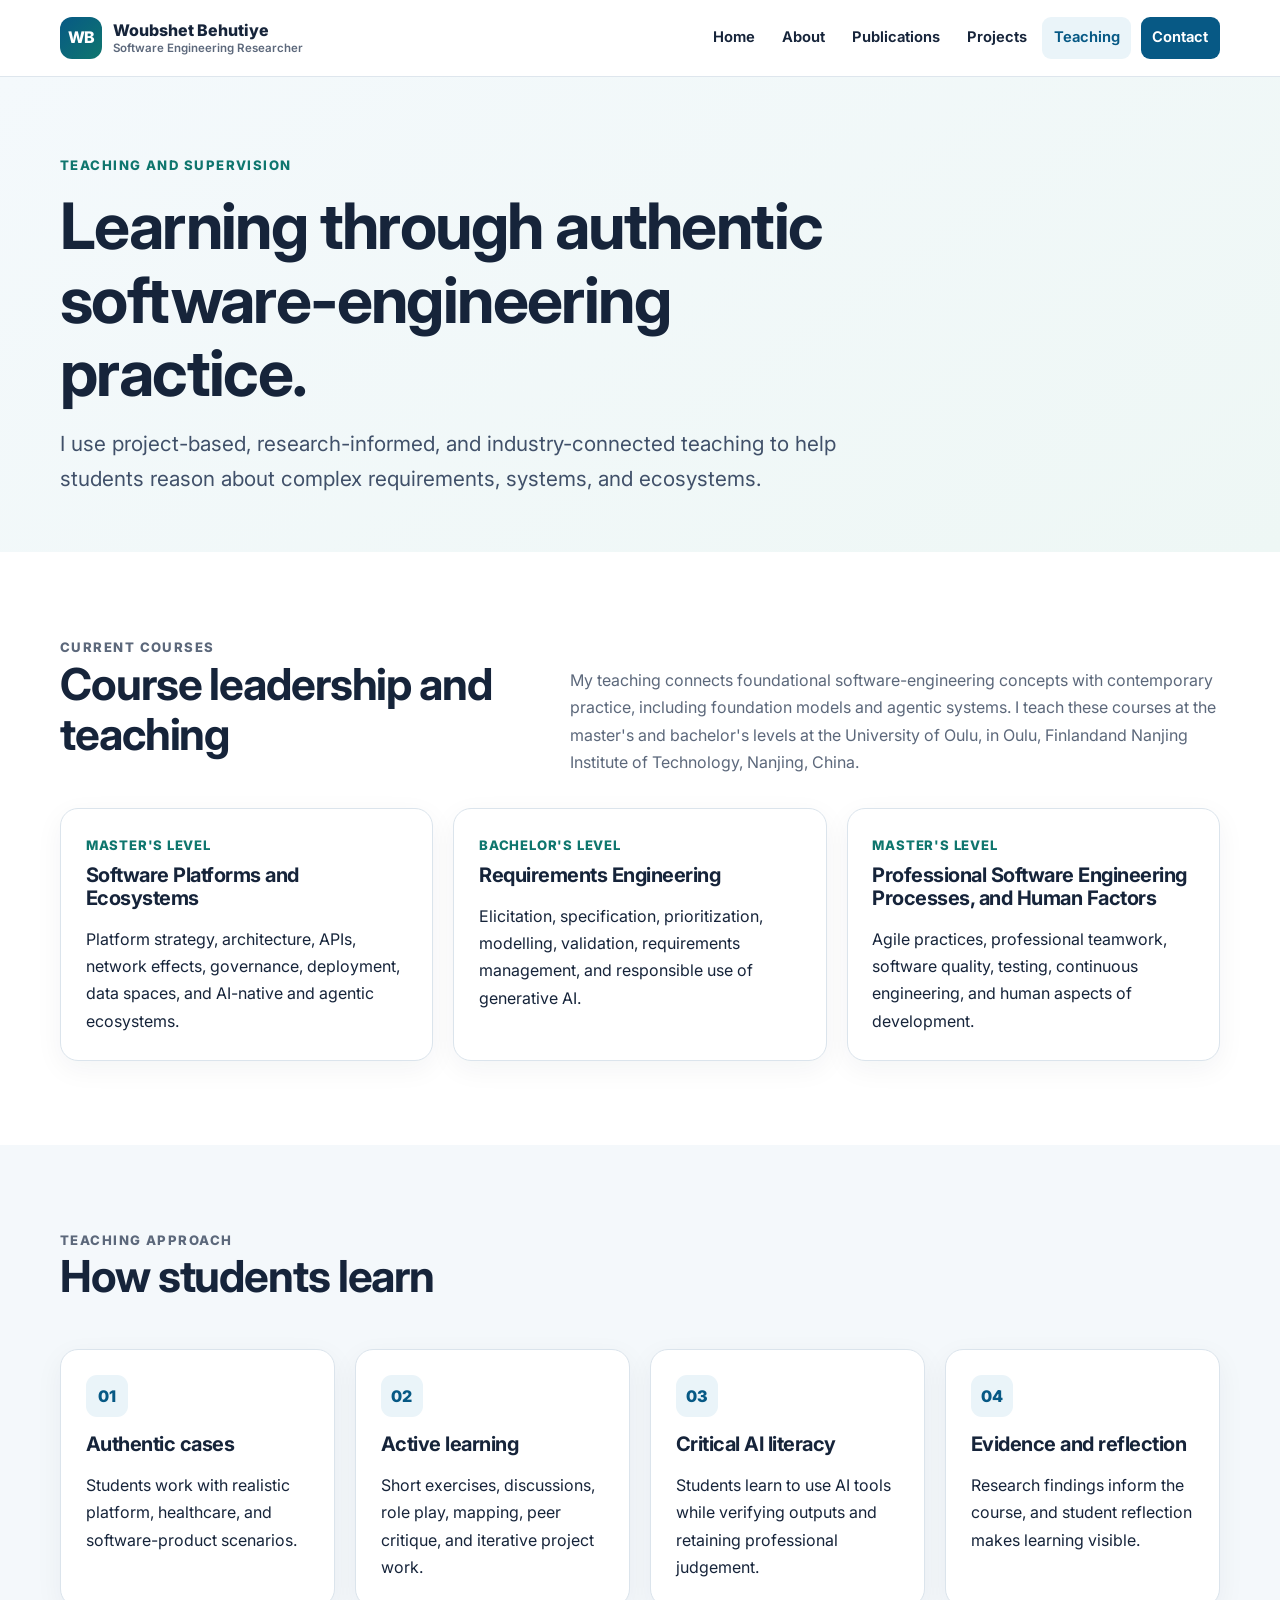
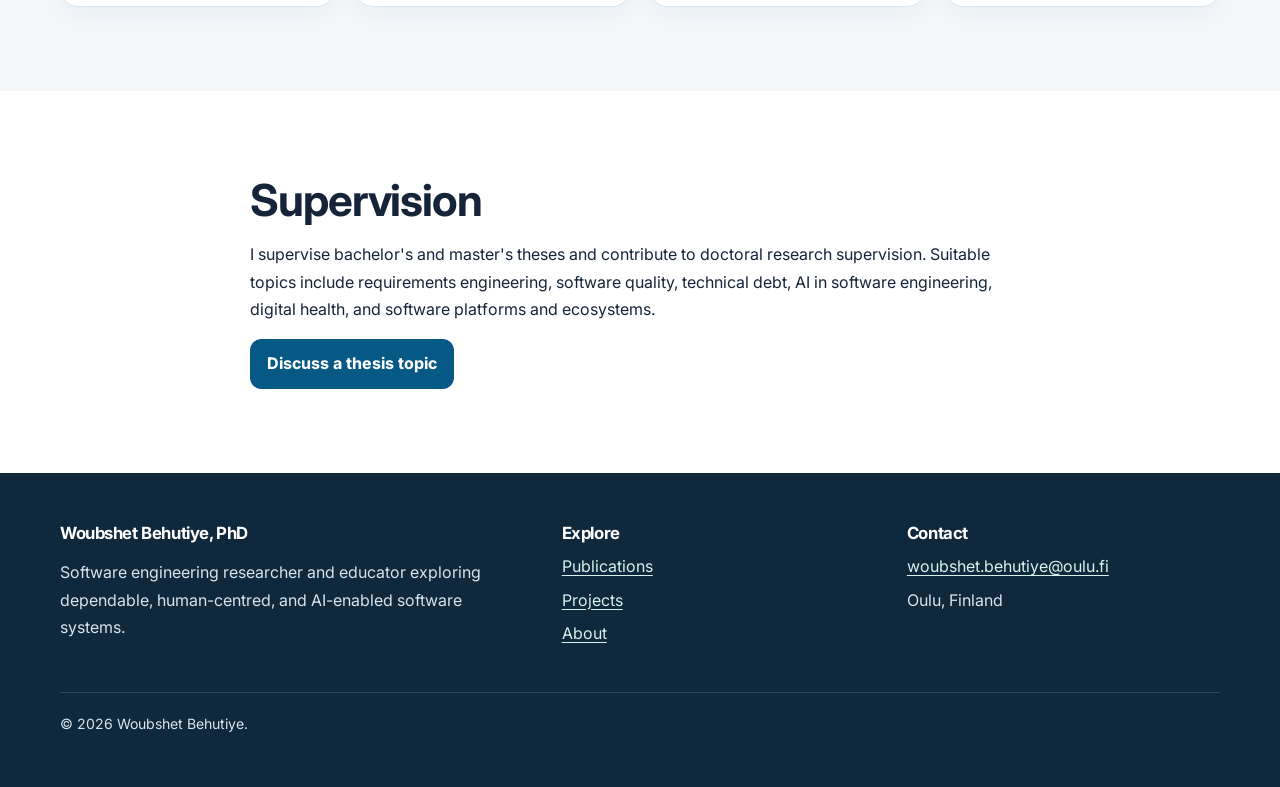
<file: nav/Teaching.html>
<!doctype html><html lang="en"><head><meta charset="utf-8"><meta name="viewport" content="width=device-width, initial-scale=1"><title>Teaching | Woubshet Behutiye</title><meta name="description" content="Teaching portfolio of Woubshet Behutiye, covering requirements engineering, software platforms and ecosystems, agile software development, software processes, and software quality."><link rel="canonical" href="https://habeshwoub.github.io/nav/Teaching.html"><link rel="preconnect" href="https://fonts.googleapis.com"><link rel="preconnect" href="https://fonts.gstatic.com" crossorigin><link href="https://fonts.googleapis.com/css2?family=Inter:wght@400;600;700;800&display=swap" rel="stylesheet"><link rel="stylesheet" href="../assets/css/styles.css"></head>
<body><a class="skip-link" href="#main">Skip to main content</a><header class="site-header"><div class="container nav-wrap"><a class="brand" href="../index.html" aria-label="Woubshet Behutiye, home"><span class="brand-mark">WB</span><span class="brand-text">Woubshet Behutiye<small>Software Engineering Researcher</small></span></a><button class="menu-toggle" type="button" aria-expanded="false" aria-controls="site-navigation">Menu</button><nav class="site-nav" id="site-navigation" aria-label="Primary navigation"><a href="../index.html">Home</a><a href="about.html">About</a><a href="Publications.html">Publications</a><a href="projects.html">Projects</a><a href="Teaching.html" aria-current="page">Teaching</a><a href="cn.html" class="nav-cta">Contact</a></nav></div></header>
<main id="main"><section class="page-hero"><div class="container"><p class="eyebrow">Teaching and supervision</p><h1>Learning through authentic software-engineering practice.</h1><p class="lead">I use project-based, research-informed, and industry-connected teaching to help students reason about complex requirements, systems, and ecosystems.</p></div></section>

<section class="section"><div class="container">
    <div class="section-heading">
        <div><p class="eyebrow">Current courses</p>
        <h2>Course leadership and teaching</h2>
        </div>
        <p>My teaching connects foundational software-engineering concepts with contemporary practice, including foundation models and agentic systems. I teach these courses at the master's and bachelor's levels at the University of Oulu, in Oulu, Finlandand Nanjing Institute of Technology, Nanjing, China.</p>
    </div>
        <div class="grid-3"><article class="card"><p class="meta">Master's level</p><h3>Software Platforms and Ecosystems</h3><p>Platform strategy, architecture, APIs, network effects, governance, deployment, data spaces, and AI-native and agentic ecosystems.</p>
        </article><article class="card"><p class="meta">Bachelor's level</p><h3>Requirements Engineering</h3><p>Elicitation, specification, prioritization, modelling, validation, requirements management, and responsible use of generative AI.</p></article>
        <article class="card"><p class="meta">Master's level</p><h3>Professional Software Engineering Processes, and Human Factors</h3><p> Agile practices, professional teamwork, software quality, testing, continuous engineering, and human aspects of development.</p>
        </article>
    </div>
    </div>
</section>
<section class="section soft"><div class="container"><div class="section-heading"><div><p class="eyebrow">Teaching approach</p><h2>How students learn</h2></div></div><div class="grid-4"><article class="card"><span class="icon" aria-hidden="true">01</span><h3>Authentic cases</h3><p>Students work with realistic platform, healthcare, and software-product scenarios.</p></article><article class="card"><span class="icon" aria-hidden="true">02</span><h3>Active learning</h3><p>Short exercises, discussions, role play, mapping, peer critique, and iterative project work.</p></article><article class="card"><span class="icon" aria-hidden="true">03</span><h3>Critical AI literacy</h3><p>Students learn to use AI tools while verifying outputs and retaining professional judgement.</p></article><article class="card"><span class="icon" aria-hidden="true">04</span><h3>Evidence and reflection</h3><p>Research findings inform the course, and student reflection makes learning visible.</p></article></div></div></section>
<section class="section"><div class="narrow"><h2>Supervision</h2><p>I supervise bachelor's and master's theses and contribute to doctoral research supervision. Suitable topics include requirements engineering, software quality, technical debt, AI in software engineering, digital health, and software platforms and ecosystems.</p><a class="button" href="cn.html">Discuss a thesis topic</a></div></section></main>
<footer class="site-footer"><div class="container"><div class="footer-grid"><div><h2>Woubshet Behutiye, PhD</h2><p>Software engineering researcher and educator exploring dependable, human-centred, and AI-enabled software systems.</p></div><div><h3>Explore</h3><ul><li><a href="Publications.html">Publications</a></li><li><a href="projects.html">Projects</a></li><li><a href="about.html">About</a></li></ul></div><div><h3>Contact</h3><ul><li><a href="mailto:woubshet.behutiye@oulu.fi">woubshet.behutiye@oulu.fi</a></li><li>Oulu, Finland</li></ul></div></div><div class="footer-bottom">© <span data-year></span> Woubshet Behutiye.</div></div></footer><script src="../assets/js/main.js" defer></script></body></html>
</file>
<file: assets/css/styles.css>
:root {
  --ink: #16243a;
  --muted: #5c687b;
  --brand: #075985;
  --brand-dark: #0c3654;
  --accent: #0f766e;
  --surface: #f4f8fb;
  --white: #ffffff;
  --border: #dbe4ec;
  --shadow: 0 18px 48px rgba(22, 36, 58, 0.10);
  --radius: 18px;
  --container: 1160px;
}

* { box-sizing: border-box; }

html { scroll-behavior: smooth; }

body {
  margin: 0;
  color: var(--ink);
  background: var(--white);
  font-family: Inter, ui-sans-serif, system-ui, -apple-system, BlinkMacSystemFont, "Segoe UI", sans-serif;
  font-size: 1rem;
  line-height: 1.7;
  -webkit-font-smoothing: antialiased;
}

img { display: block; max-width: 100%; }
a { color: var(--brand); text-underline-offset: 0.18em; }
a:hover { color: var(--brand-dark); }

:focus-visible {
  outline: 3px solid #f59e0b;
  outline-offset: 3px;
  border-radius: 4px;
}

.skip-link {
  position: fixed;
  top: 0.75rem;
  left: 0.75rem;
  z-index: 100;
  padding: 0.65rem 0.9rem;
  color: var(--white);
  background: var(--brand-dark);
  transform: translateY(-160%);
}
.skip-link:focus { transform: translateY(0); }

.container { width: min(calc(100% - 2rem), var(--container)); margin-inline: auto; }
.narrow { width: min(calc(100% - 2rem), 780px); margin-inline: auto; }

.site-header {
  position: sticky;
  top: 0;
  z-index: 30;
  border-bottom: 1px solid rgba(219, 228, 236, 0.9);
  background: rgba(255, 255, 255, 0.94);
  backdrop-filter: blur(14px);
}

.nav-wrap { display: flex; align-items: center; justify-content: space-between; min-height: 76px; gap: 1rem; }
.brand { display: inline-flex; align-items: center; gap: 0.7rem; color: var(--ink); font-weight: 800; text-decoration: none; }
.brand-mark { display: grid; width: 42px; height: 42px; place-items: center; border-radius: 12px; color: var(--white); background: linear-gradient(135deg, var(--brand), var(--accent)); letter-spacing: -0.04em; }
.brand-text { line-height: 1.15; }
.brand-text small { display: block; margin-top: 0.18rem; color: var(--muted); font-size: 0.72rem; font-weight: 600; }

.menu-toggle { display: none; border: 1px solid var(--border); border-radius: 10px; padding: 0.55rem 0.75rem; color: var(--ink); background: var(--white); font: inherit; font-weight: 700; }
.site-nav { display: flex; align-items: center; gap: 0.25rem; }
.site-nav a { padding: 0.55rem 0.72rem; border-radius: 9px; color: var(--ink); font-size: 0.92rem; font-weight: 650; text-decoration: none; }
.site-nav a:hover, .site-nav a[aria-current="page"] { color: var(--brand); background: #eaf4f9; }
.site-nav .nav-cta { margin-left: 0.35rem; color: var(--white); background: var(--brand); }
.site-nav .nav-cta:hover { color: var(--white); background: var(--brand-dark); }

.hero { position: relative; overflow: hidden; padding: 6rem 0 5.5rem; background: linear-gradient(145deg, #f4f9fc 0%, #edf7f5 100%); }
.hero::after { position: absolute; right: -9rem; bottom: -13rem; width: 34rem; height: 34rem; border: 1px solid rgba(7, 89, 133, 0.12); border-radius: 50%; content: ""; box-shadow: 0 0 0 5rem rgba(15, 118, 110, 0.04), 0 0 0 10rem rgba(7, 89, 133, 0.035); }
.hero-grid { position: relative; z-index: 1; display: grid; grid-template-columns: minmax(0, 1.35fr) minmax(280px, 0.65fr); align-items: center; gap: 4rem; }
.eyebrow { margin: 0 0 0.8rem; color: var(--accent); font-size: 0.82rem; font-weight: 800; letter-spacing: 0.11em; text-transform: uppercase; }
h1, h2, h3 { margin-top: 0; line-height: 1.15; letter-spacing: -0.025em; }
h1 { max-width: 820px; margin-bottom: 1.35rem; font-size: clamp(2.45rem, 6vw, 4.75rem); }
h2 { margin-bottom: 1rem; font-size: clamp(1.8rem, 4vw, 2.75rem); }
h3 { margin-bottom: 0.6rem; font-size: 1.25rem; }
.lead { max-width: 750px; margin: 0; color: #405069; font-size: clamp(1.05rem, 2.2vw, 1.3rem); }
.hero-actions, .link-row { display: flex; flex-wrap: wrap; gap: 0.75rem; margin-top: 1.8rem; }
.button { display: inline-flex; align-items: center; justify-content: center; min-height: 46px; padding: 0.65rem 1rem; border: 1px solid var(--brand); border-radius: 11px; color: var(--white); background: var(--brand); font-weight: 750; text-decoration: none; transition: transform 160ms ease, background 160ms ease; }
.button:hover { color: var(--white); background: var(--brand-dark); transform: translateY(-1px); }
.button.secondary { color: var(--brand); background: transparent; }
.button.secondary:hover { color: var(--brand-dark); background: var(--white); }
.button.small { min-height: 38px; padding: 0.42rem 0.72rem; font-size: 0.88rem; }

.profile-card { padding: 1.6rem; border: 1px solid rgba(219, 228, 236, 0.75); border-radius: 22px; background: rgba(255,255,255,0.86); box-shadow: var(--shadow); }
.profile-card strong { display: block; margin-bottom: 0.5rem; font-size: 1.15rem; }
.profile-card ul { margin: 0; padding-left: 1.25rem; color: var(--muted); }

.page-hero { padding: 4.8rem 0 3.5rem; background: linear-gradient(145deg, #f4f9fc, #eef7f5); }
.page-hero h1 { margin-bottom: 1rem; font-size: clamp(2.4rem, 5vw, 4rem); }
.page-hero .lead { max-width: 840px; }

.section { padding: 5.25rem 0; }
.section.soft { background: var(--surface); }
.section-heading { display: flex; align-items: end; justify-content: space-between; gap: 2rem; margin-bottom: 2rem; }
.section-heading p { max-width: 650px; margin: 0; color: var(--muted); }
.kicker { color: var(--accent); font-weight: 800; }

.grid-2, .grid-3, .grid-4 { display: grid; gap: 1.25rem; }
.grid-2 { grid-template-columns: repeat(2, minmax(0, 1fr)); }
.grid-3 { grid-template-columns: repeat(3, minmax(0, 1fr)); }
.grid-4 { grid-template-columns: repeat(4, minmax(0, 1fr)); }

.card { padding: 1.55rem; border: 1px solid var(--border); border-radius: var(--radius); background: var(--white); box-shadow: 0 8px 28px rgba(22,36,58,0.05); }
.card p:last-child { margin-bottom: 0; }
.card .icon { display: grid; width: 42px; height: 42px; margin-bottom: 1rem; place-items: center; border-radius: 11px; color: var(--brand); background: #eaf4f9; font-weight: 850; }

.publication-card { display: grid; overflow: hidden; grid-template-columns: 0.78fr 1.22fr; padding: 0; }
.publication-visual { min-height: 250px; padding: 1.5rem; background: linear-gradient(145deg, #dcecf4, #dff2ed); }
.publication-visual img { width: 100%; height: 100%; border-radius: 10px; object-fit: contain; background: var(--white); }
.publication-body { padding: 1.6rem; }
.meta { margin: 0 0 0.5rem; color: var(--accent); font-size: 0.82rem; font-weight: 800; letter-spacing: 0.06em; text-transform: uppercase; }
.authors, .venue { margin: 0.35rem 0; color: var(--muted); font-size: 0.93rem; }
.summary { color: #405069; }

.filters { display: flex; flex-wrap: wrap; gap: 0.55rem; margin: 0 0 2rem; }
.filter-button { padding: 0.48rem 0.82rem; border: 1px solid var(--border); border-radius: 999px; color: var(--ink); background: var(--white); font: inherit; font-size: 0.9rem; font-weight: 700; cursor: pointer; }
.filter-button:hover, .filter-button.active { border-color: var(--brand); color: var(--white); background: var(--brand); }
.year-group { margin-top: 2.75rem; }
.year-group h2 { padding-bottom: 0.7rem; border-bottom: 2px solid var(--border); font-size: 1.6rem; }
.publication-list { display: grid; gap: 0; margin: 0; padding: 0; list-style: none; }
.publication-item { padding: 1.35rem 0; border-bottom: 1px solid var(--border); }
.publication-item h3 { margin-bottom: 0.45rem; font-size: 1.1rem; }
.publication-item[hidden] { display: none; }
.text-link { font-weight: 750; }

.timeline { display: grid; gap: 1.15rem; }
.timeline-item { position: relative; padding: 0 0 1.6rem 1.6rem; border-left: 2px solid var(--border); }
.timeline-item::before { position: absolute; top: 0.35rem; left: -0.46rem; width: 0.78rem; height: 0.78rem; border: 3px solid var(--white); border-radius: 50%; background: var(--accent); content: ""; box-shadow: 0 0 0 1px var(--accent); }
.timeline-item p { margin: 0.35rem 0; color: var(--muted); }

.profile-links { display: flex; flex-wrap: wrap; gap: 0.75rem; padding: 0; list-style: none; }
.profile-links a { display: inline-flex; padding: 0.55rem 0.8rem; border: 1px solid var(--border); border-radius: 9px; font-weight: 700; text-decoration: none; }

.about-intro {
  display: grid;
  grid-template-columns: minmax(260px, 0.72fr) minmax(0, 1.28fr);
  align-items: center;
  gap: clamp(2rem, 6vw, 5rem);
}
.portrait { margin: 0; }
.portrait img {
  width: 100%;
  aspect-ratio: 4 / 5;
  border: 1px solid var(--border);
  border-radius: 22px;
  object-fit: cover;
  object-position: center 22%;
  background: var(--surface);
  box-shadow: var(--shadow);
}
.portrait figcaption { margin-top: 0.75rem; color: var(--muted); font-size: 0.9rem; text-align: center; }
.about-copy { max-width: 720px; }
.about-copy h2 { max-width: 650px; }

.site-footer { padding: 3.2rem 0; color: #d7e4ed; background: #10283c; }
.footer-grid { display: grid; grid-template-columns: 1.5fr 1fr 1fr; gap: 2rem; }
.site-footer h2, .site-footer h3 { color: var(--white); font-size: 1.05rem; }
.site-footer p { max-width: 560px; }
.site-footer a { color: #d7f2ec; }
.site-footer ul { margin: 0; padding: 0; list-style: none; }
.site-footer li + li { margin-top: 0.4rem; }
.footer-bottom { margin-top: 2.2rem; padding-top: 1.2rem; border-top: 1px solid rgba(255,255,255,0.13); font-size: 0.88rem; }

@media (max-width: 900px) {
  .menu-toggle { display: inline-flex; }
  .site-nav { position: absolute; top: 76px; right: 1rem; left: 1rem; display: none; align-items: stretch; flex-direction: column; padding: 0.8rem; border: 1px solid var(--border); border-radius: 14px; background: var(--white); box-shadow: var(--shadow); }
  .site-nav.open { display: flex; }
  .site-nav .nav-cta { margin-left: 0; }
  .hero { padding: 4.5rem 0; }
  .hero-grid, .publication-card { grid-template-columns: 1fr; }
  .about-intro { grid-template-columns: minmax(220px, 320px) minmax(0, 1fr); gap: 2.2rem; }
  .profile-card { max-width: 600px; }
  .grid-3, .grid-4 { grid-template-columns: repeat(2, minmax(0, 1fr)); }
  .publication-visual { min-height: 210px; }
}

@media (max-width: 640px) {
  .brand-text small { display: none; }
  .section { padding: 4rem 0; }
  .page-hero { padding: 3.5rem 0 2.7rem; }
  .grid-2, .grid-3, .grid-4, .footer-grid { grid-template-columns: 1fr; }
  .about-intro { grid-template-columns: 1fr; }
  .portrait { width: min(100%, 360px); margin-inline: auto; }
  .section-heading { align-items: start; flex-direction: column; }
  h1 { font-size: 2.45rem; }
}

@media (prefers-reduced-motion: reduce) {
  html { scroll-behavior: auto; }
  *, *::before, *::after { transition-duration: 0.01ms !important; animation-duration: 0.01ms !important; 
  }
}
</file>
